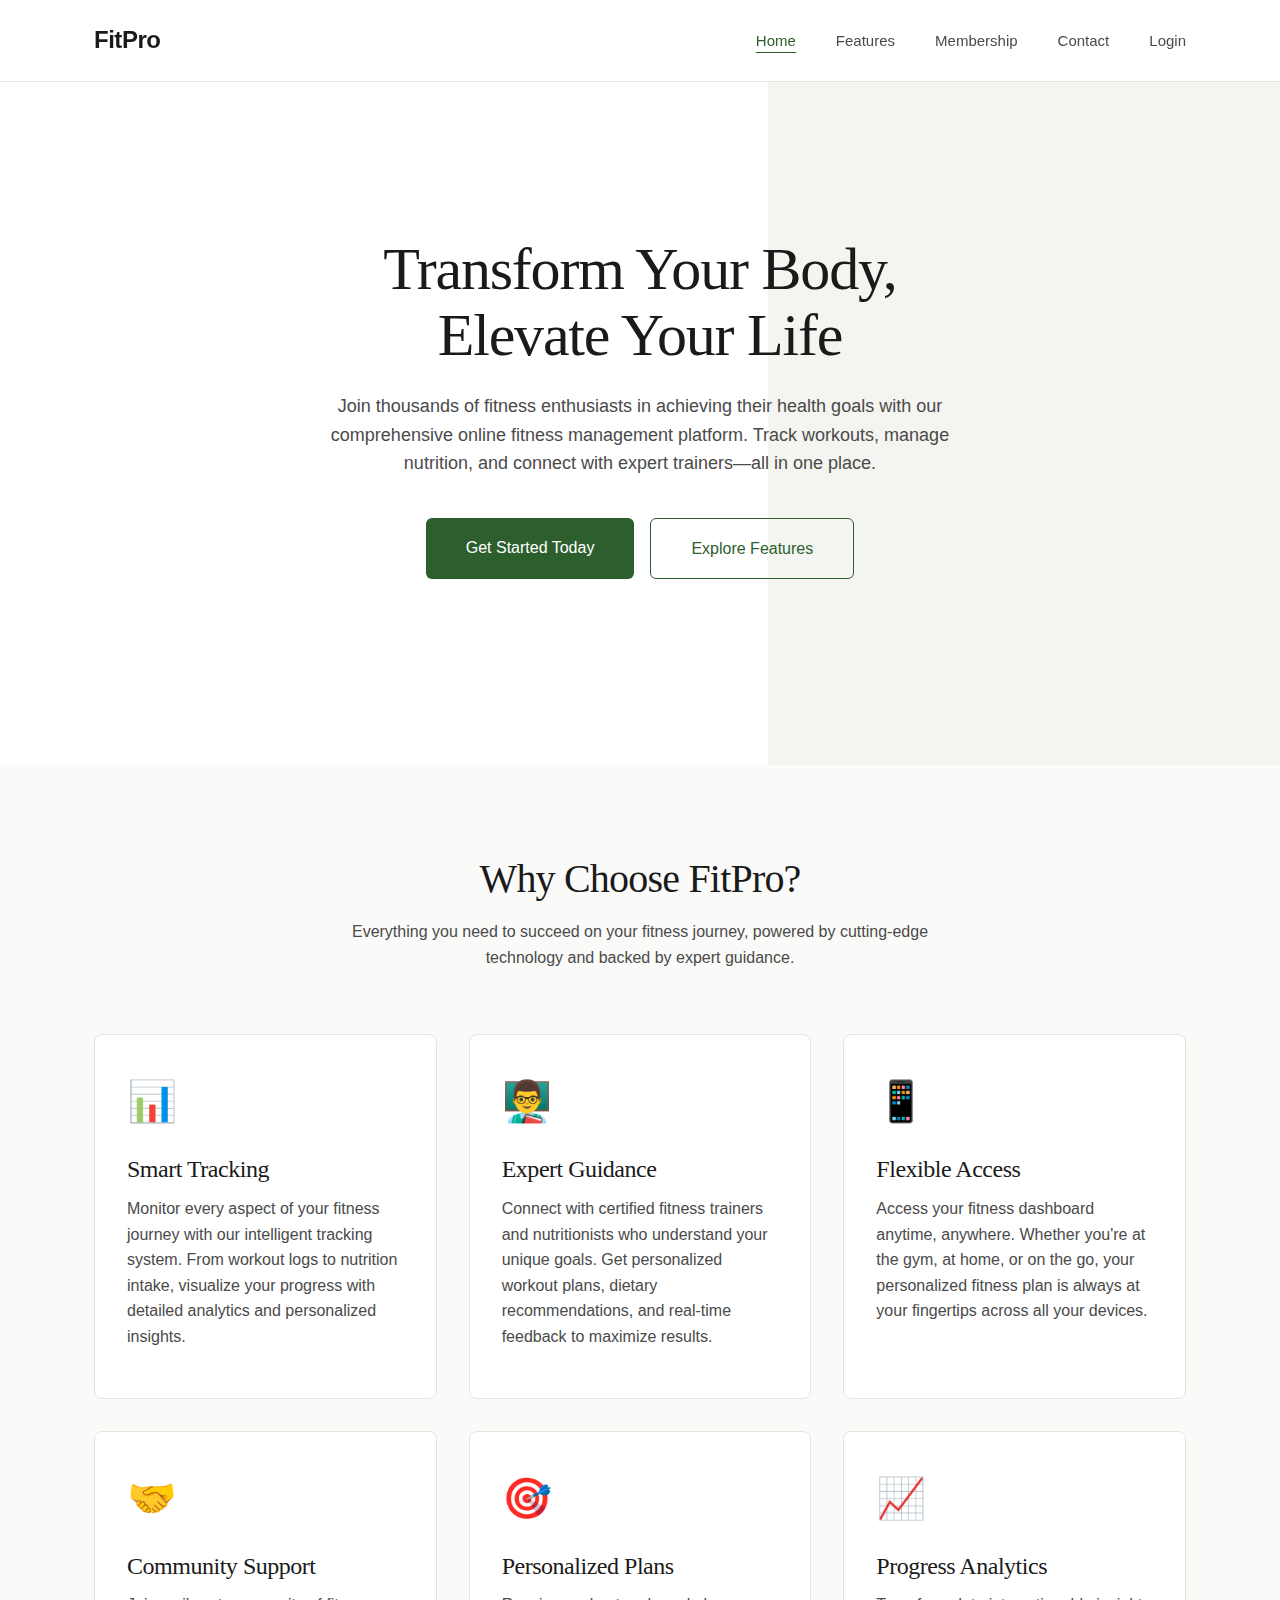
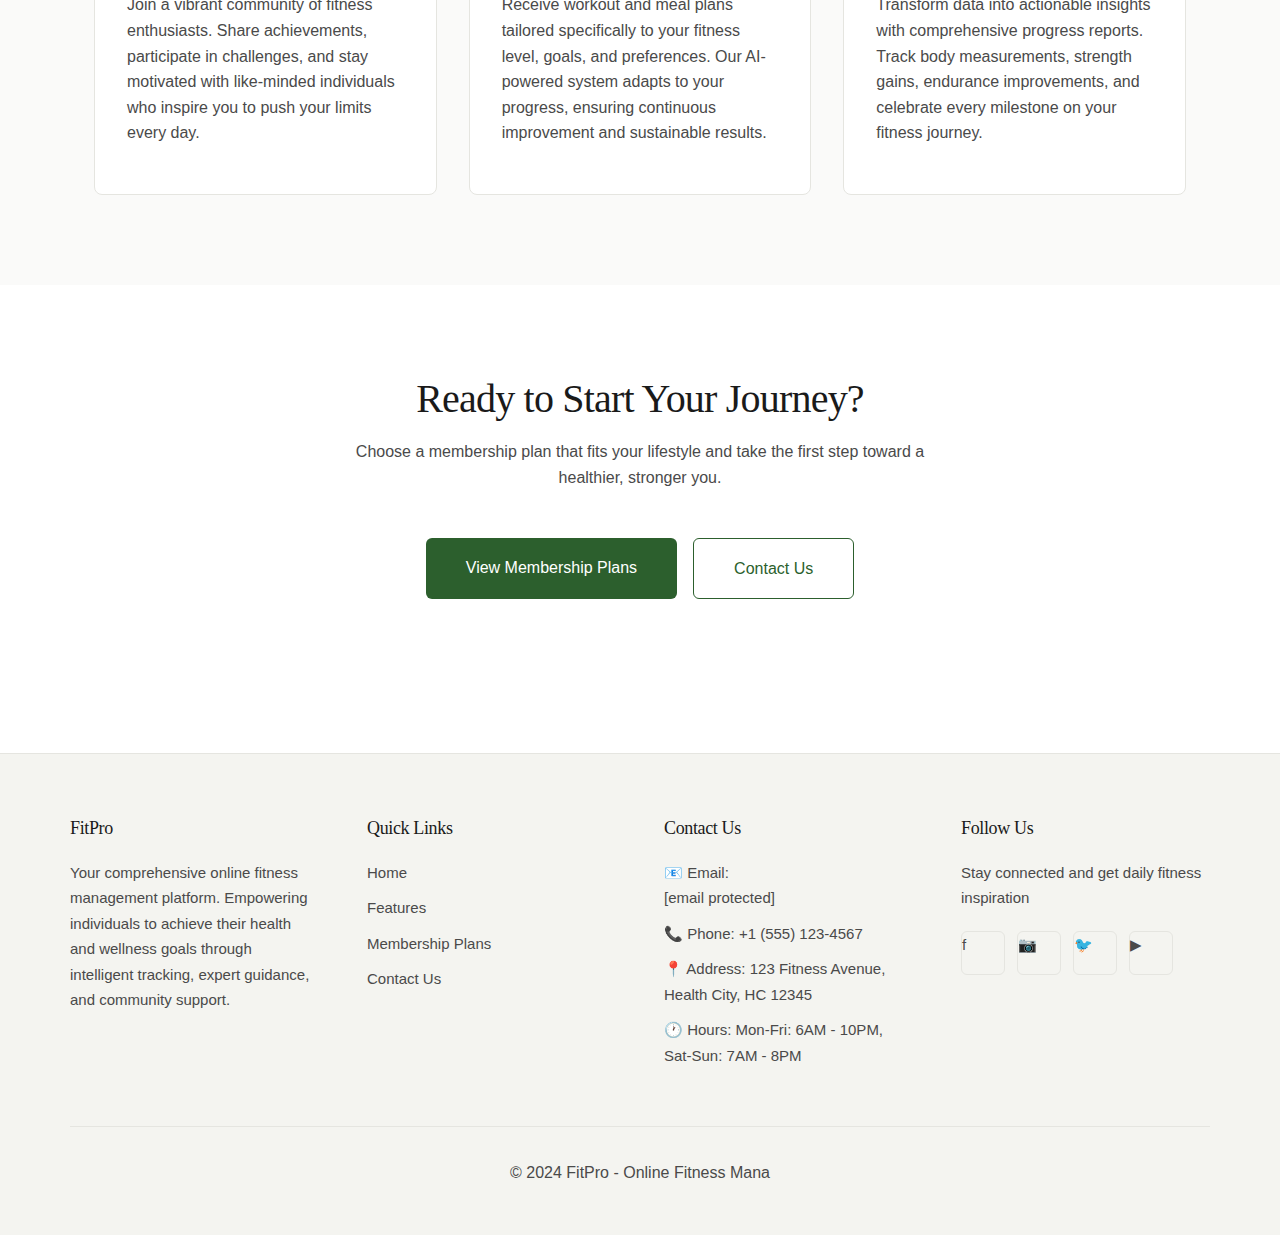
<file: index.html>
<!DOCTYPE html>
<html lang="en">
<head>
    <meta charset="UTF-8">
    <meta name="viewport" content="width=device-width, initial-scale=1.0">
    <meta name="description" content="Transform your fitness journey with our comprehensive online fitness management system">
    <title>FitPro - Online Fitness Management System</title>
    
    <!-- Stylesheet -->
    <link rel="stylesheet" href="style.css">
</head>
<body>
    <!-- ================================
         NAVIGATION BAR
         ================================ -->
    <nav>
        <div class="container">
            <a href="index.html" class="logo">FitPro</a>
            <ul class="nav-links">
                <li><a href="index.html" class="active">Home</a></li>
                <li><a href="features.html">Features</a></li>
                <li><a href="membership.html">Membership</a></li>
                <li><a href="contact.html">Contact</a></li>
                <li><a href="login.html">Login</a></li>
            </ul>
        </div>
    </nav>

    <!-- ================================
         HERO SECTION
         ================================ -->
    <section class="hero">
        <div class="hero-content">
            <h1>Transform Your Body,<br>Elevate Your Life</h1>
            <p class="hero-tagline">
                Join thousands of fitness enthusiasts in achieving their health goals with our 
                comprehensive online fitness management platform. Track workouts, manage nutrition, 
                and connect with expert trainers—all in one place.
            </p>
            <div class="hero-buttons">
                <a href="membership.html" class="btn btn-primary btn-large">Get Started Today</a>
                <a href="features.html" class="btn btn-secondary btn-large">Explore Features</a>
            </div>
        </div>
    </section>

    <!-- ================================
         OVERVIEW SECTION
         ================================ -->
    <section class="overview">
        <div class="container">
            <div class="section-header">
                <h2>Why Choose FitPro?</h2>
                <p class="section-subtitle">
                    Everything you need to succeed on your fitness journey, powered by cutting-edge technology 
                    and backed by expert guidance.
                </p>
            </div>
            
            <div class="overview-grid">
                <!-- Card 1: Smart Tracking -->
                <div class="overview-card">
                    <span class="overview-icon">📊</span>
                    <h3>Smart Tracking</h3>
                    <p>
                        Monitor every aspect of your fitness journey with our intelligent tracking system. 
                        From workout logs to nutrition intake, visualize your progress with detailed analytics 
                        and personalized insights.
                    </p>
                </div>

                <!-- Card 2: Expert Guidance -->
                <div class="overview-card">
                    <span class="overview-icon">👨‍🏫</span>
                    <h3>Expert Guidance</h3>
                    <p>
                        Connect with certified fitness trainers and nutritionists who understand your unique 
                        goals. Get personalized workout plans, dietary recommendations, and real-time feedback 
                        to maximize results.
                    </p>
                </div>

                <!-- Card 3: Flexible Access -->
                <div class="overview-card">
                    <span class="overview-icon">📱</span>
                    <h3>Flexible Access</h3>
                    <p>
                        Access your fitness dashboard anytime, anywhere. Whether you're at the gym, at home, 
                        or on the go, your personalized fitness plan is always at your fingertips across all 
                        your devices.
                    </p>
                </div>

                <!-- Card 4: Community Support -->
                <div class="overview-card">
                    <span class="overview-icon">🤝</span>
                    <h3>Community Support</h3>
                    <p>
                        Join a vibrant community of fitness enthusiasts. Share achievements, participate in 
                        challenges, and stay motivated with like-minded individuals who inspire you to push 
                        your limits every day.
                    </p>
                </div>

                <!-- Card 5: Personalized Plans -->
                <div class="overview-card">
                    <span class="overview-icon">🎯</span>
                    <h3>Personalized Plans</h3>
                    <p>
                        Receive workout and meal plans tailored specifically to your fitness level, goals, 
                        and preferences. Our AI-powered system adapts to your progress, ensuring continuous 
                        improvement and sustainable results.
                    </p>
                </div>

                <!-- Card 6: Progress Analytics -->
                <div class="overview-card">
                    <span class="overview-icon">📈</span>
                    <h3>Progress Analytics</h3>
                    <p>
                        Transform data into actionable insights with comprehensive progress reports. Track 
                        body measurements, strength gains, endurance improvements, and celebrate every 
                        milestone on your fitness journey.
                    </p>
                </div>
            </div>
        </div>
    </section>

    <!-- ================================
         CALL TO ACTION SECTION
         ================================ -->
    <section class="overview">
        <div class="container">
            <div class="section-header">
                <h2>Ready to Start Your Journey?</h2>
                <p class="section-subtitle">
                    Choose a membership plan that fits your lifestyle and take the first step toward 
                    a healthier, stronger you.
                </p>
                <div class="hero-buttons mt-4">
                    <a href="membership.html" class="btn btn-primary btn-large">View Membership Plans</a>
                    <a href="contact.html" class="btn btn-secondary btn-large">Contact Us</a>
                </div>
            </div>
        </div>
    </section>

    <!-- ================================
         FOOTER
         ================================ -->
    <footer>
        <div class="footer-content">
            <!-- About Section -->
            <div class="footer-section">
                <h3>FitPro</h3>
                <p>
                    Your comprehensive online fitness management platform. Empowering individuals 
                    to achieve their health and wellness goals through intelligent tracking, 
                    expert guidance, and community support.
                </p>
            </div>

            <!-- Quick Links -->
            <div class="footer-section">
                <h3>Quick Links</h3>
                <a href="index.html">Home</a>
                <a href="features.html">Features</a>
                <a href="membership.html">Membership Plans</a>
                <a href="contact.html">Contact Us</a>
            </div>

            <!-- Contact Information -->
            <div class="footer-section">
                <h3>Contact Us</h3>
                <p>📧 Email: <a href="/cdn-cgi/l/email-protection" class="__cf_email__" data-cfemail="bccfc9ccccd3cec8fcdad5c8ccced392dfd3d1">[email&#160;protected]</a></p>
                <p>📞 Phone: +1 (555) 123-4567</p>
                <p>📍 Address: 123 Fitness Avenue, Health City, HC 12345</p>
                <p>🕐 Hours: Mon-Fri: 6AM - 10PM, Sat-Sun: 7AM - 8PM</p>
            </div>

            <!-- Social Media -->
            <div class="footer-section">
                <h3>Follow Us</h3>
                <p>Stay connected and get daily fitness inspiration</p>
                <div class="social-links">
                    <a href="#" class="social-link" title="Facebook">f</a>
                    <a href="#" class="social-link" title="Instagram">📷</a>
                    <a href="#" class="social-link" title="Twitter">🐦</a>
                    <a href="#" class="social-link" title="YouTube">▶</a>
                </div>
            </div>
        </div>

        <div class="footer-bottom">
            <p>&copy; 2024 FitPro - Online Fitness Mana
</file>
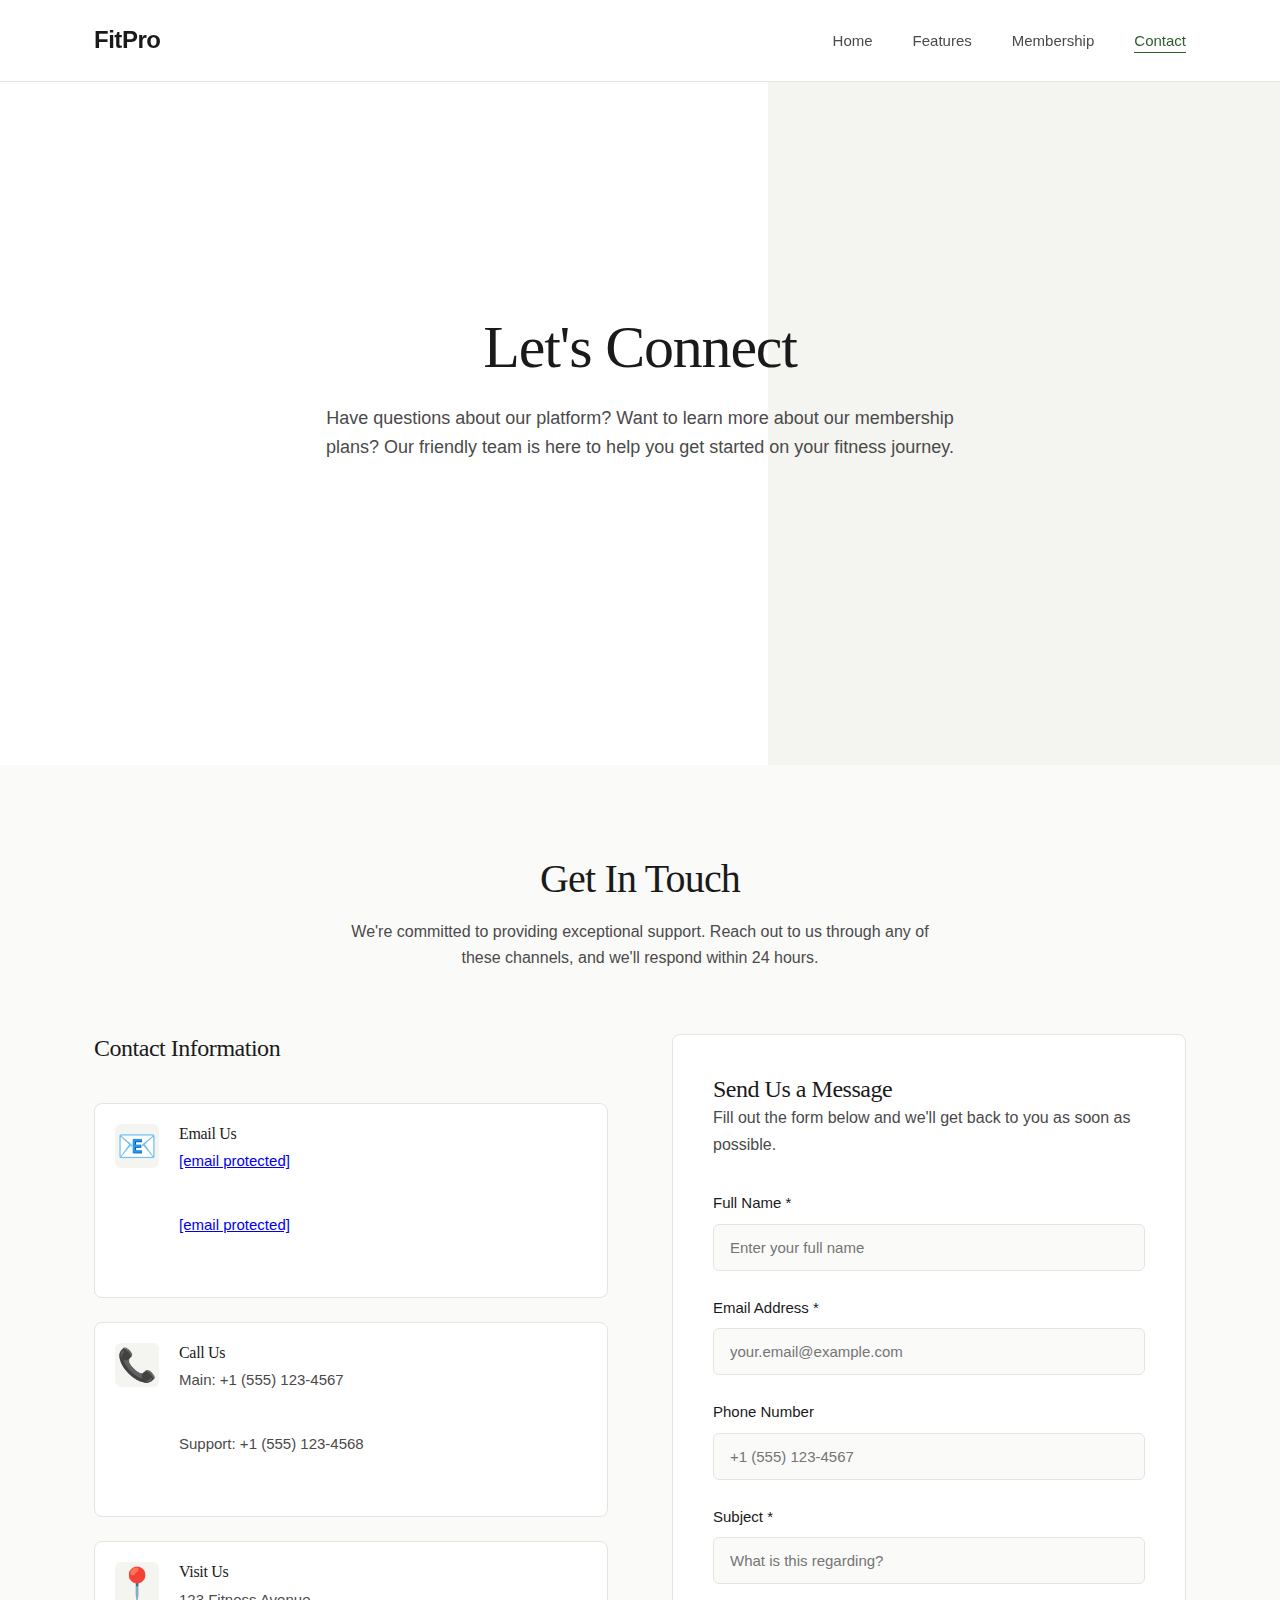
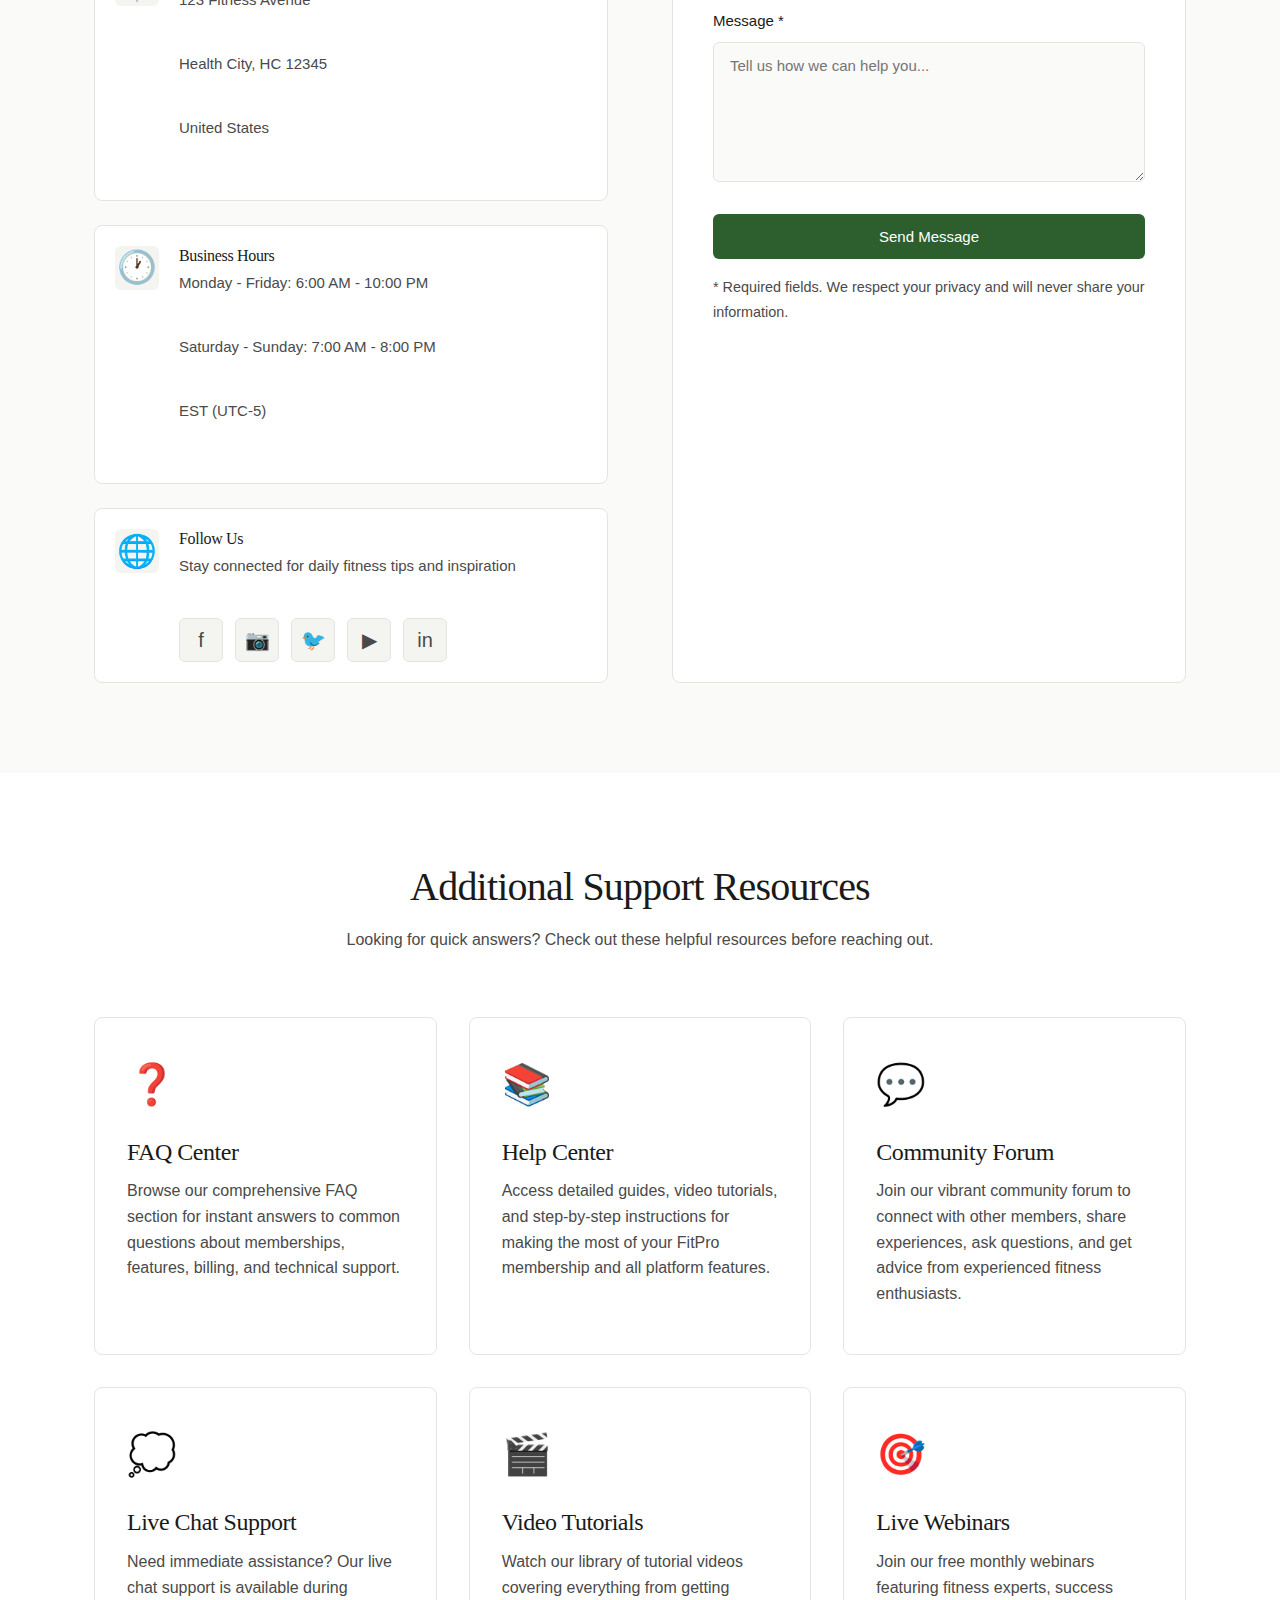
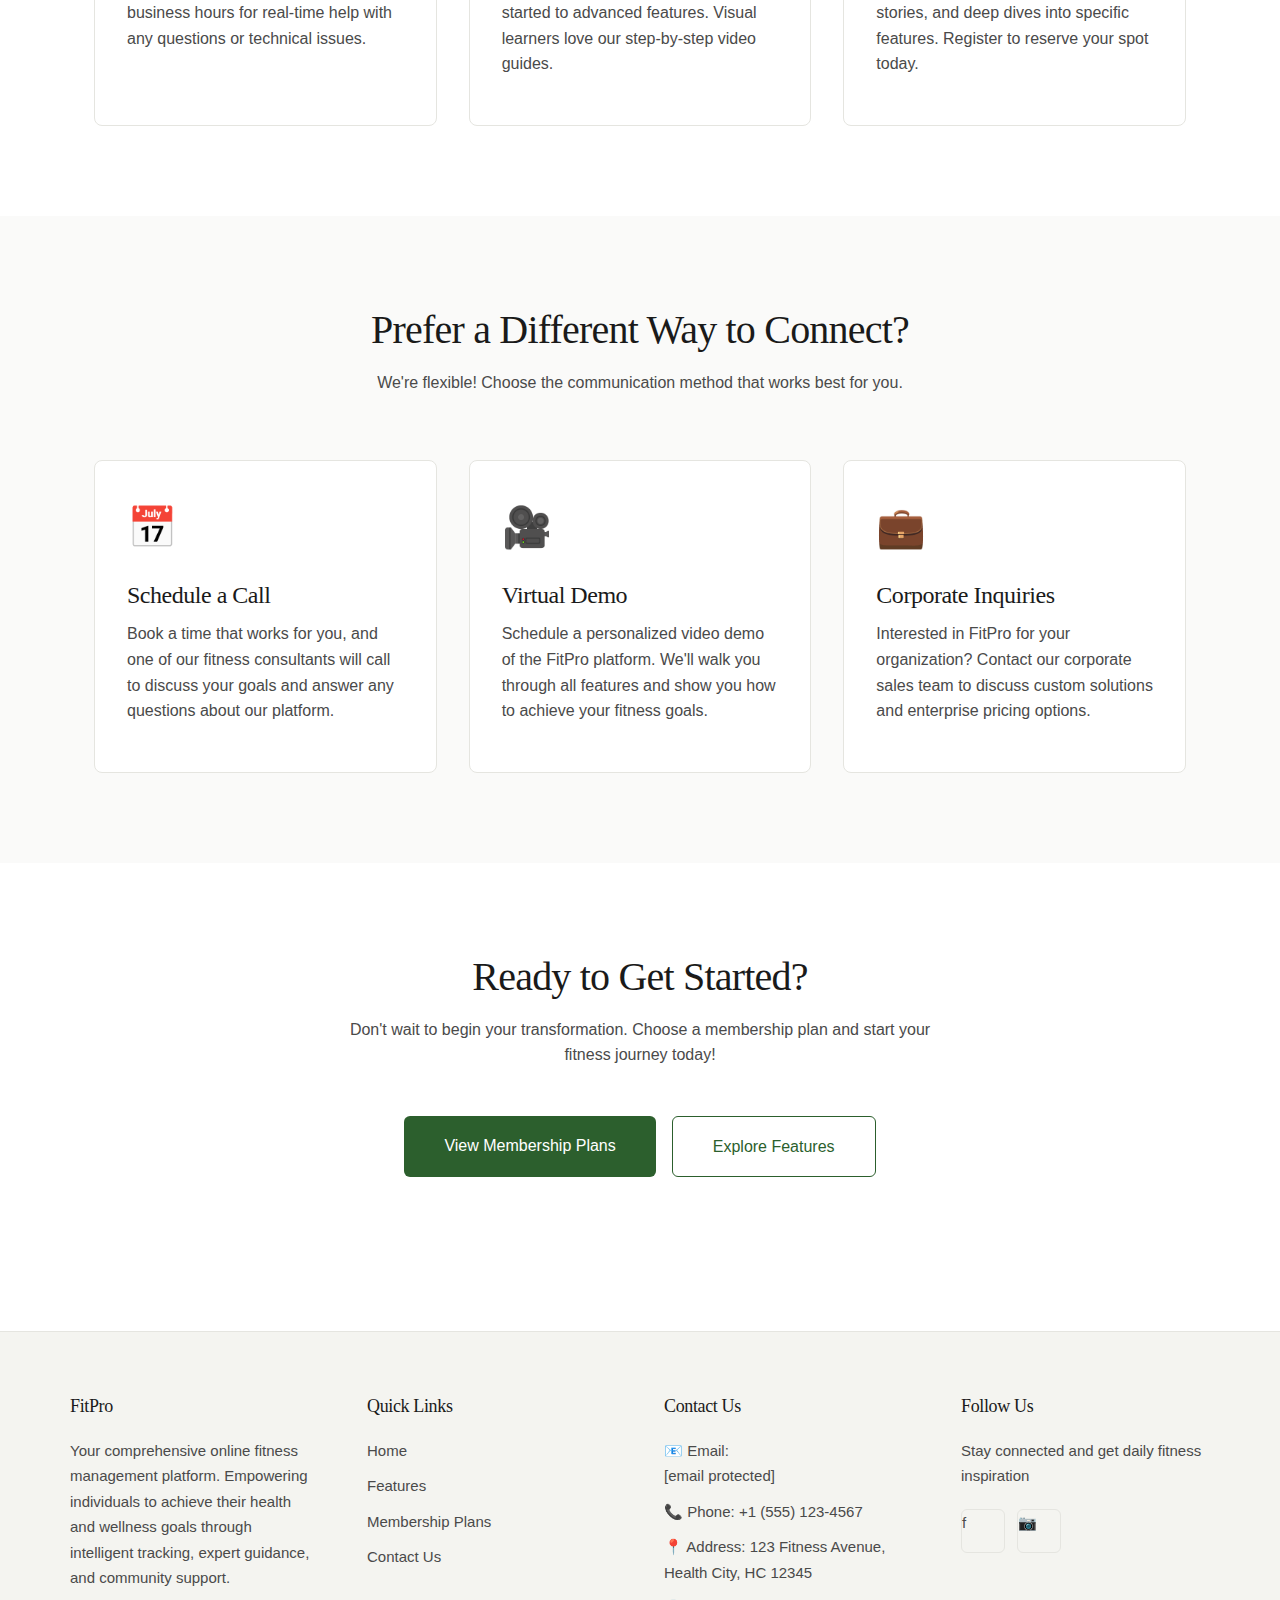
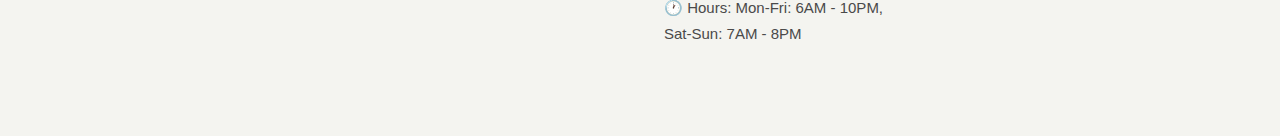
<file: contact.html>
<!DOCTYPE html>
<html lang="en">
<head>
    <meta charset="UTF-8">
    <meta name="viewport" content="width=device-width, initial-scale=1.0">
    <meta name="description" content="Get in touch with FitPro - We're here to help you on your fitness journey">
    <title>Contact Us - FitPro Fitness Management</title>
    
    <!-- Stylesheet -->
    <link rel="stylesheet" href="style.css">
</head>
<body>
    <!-- ================================
         NAVIGATION BAR
         ================================ -->
    <nav>
        <div class="container">
            <a href="index.html" class="logo">FitPro</a>
            <ul class="nav-links">
                <li><a href="index.html">Home</a></li>
                <li><a href="features.html">Features</a></li>
                <li><a href="membership.html">Membership</a></li>
                <li><a href="contact.html" class="active">Contact</a></li>
            </ul>
        </div>
    </nav>

    <!-- ================================
         HERO SECTION
         ================================ -->
    <section class="hero">
        <div class="hero-content">
            <h1>Let's Connect</h1>
            <p class="hero-tagline">
                Have questions about our platform? Want to learn more about our membership plans? 
                Our friendly team is here to help you get started on your fitness journey.
            </p>
        </div>
    </section>

    <!-- ================================
         CONTACT SECTION
         ================================ -->
    <section class="overview">
        <div class="container">
            <div class="section-header">
                <h2>Get In Touch</h2>
                <p class="section-subtitle">
                    We're committed to providing exceptional support. Reach out to us through any 
                    of these channels, and we'll respond within 24 hours.
                </p>
            </div>
            
            <div class="contact-wrapper">
                <!-- Contact Information -->
                <div class="contact-info">
                    <h3>Contact Information</h3>
                    
                    <!-- Email -->
                    <div class="info-item">
                        <div class="info-icon">📧</div>
                        <div class="info-content">
                            <h4>Email Us</h4>
                            <p><a href="/cdn-cgi/l/email-protection" class="__cf_email__" data-cfemail="374442474758454377515e434745581954585a">[email&#160;protected]</a></p>
                            <p><a href="/cdn-cgi/l/email-protection" class="__cf_email__" data-cfemail="7300121f160033151a0703011c5d101c1e">[email&#160;protected]</a></p>
                        </div>
                    </div>

                    <!-- Phone -->
                    <div class="info-item">
                        <div class="info-icon">📞</div>
                        <div class="info-content">
                            <h4>Call Us</h4>
                            <p>Main: +1 (555) 123-4567</p>
                            <p>Support: +1 (555) 123-4568</p>
                        </div>
                    </div>

                    <!-- Address -->
                    <div class="info-item">
                        <div class="info-icon">📍</div>
                        <div class="info-content">
                            <h4>Visit Us</h4>
                            <p>123 Fitness Avenue</p>
                            <p>Health City, HC 12345</p>
                            <p>United States</p>
                        </div>
                    </div>

                    <!-- Business Hours -->
                    <div class="info-item">
                        <div class="info-icon">🕐</div>
                        <div class="info-content">
                            <h4>Business Hours</h4>
                            <p>Monday - Friday: 6:00 AM - 10:00 PM</p>
                            <p>Saturday - Sunday: 7:00 AM - 8:00 PM</p>
                            <p>EST (UTC-5)</p>
                        </div>
                    </div>

                    <!-- Social Media -->
                    <div class="info-item">
                        <div class="info-icon">🌐</div>
                        <div class="info-content">
                            <h4>Follow Us</h4>
                            <p>Stay connected for daily fitness tips and inspiration</p>
                            <div class="social-links">
                                <a href="#" class="social-link" title="Facebook">f</a>
                                <a href="#" class="social-link" title="Instagram">📷</a>
                                <a href="#" class="social-link" title="Twitter">🐦</a>
                                <a href="#" class="social-link" title="YouTube">▶</a>
                                <a href="#" class="social-link" title="LinkedIn">in</a>
                            </div>
                        </div>
                    </div>
                </div>

                <!-- Contact Form -->
                <div class="contact-form">
                    <h3>Send Us a Message</h3>
                    <p style="color: var(--text-secondary); margin-bottom: 2rem;">
                        Fill out the form below and we'll get back to you as soon as possible.
                    </p>
                    
                    <form action="#" method="post">
                        <!-- Name Field -->
                        <div class="form-group">
                            <label for="name">Full Name *</label>
                            <input 
                                type="text" 
                                id="name" 
                                name="name" 
                                placeholder="Enter your full name" 
                                required
                            >
                        </div>

                        <!-- Email Field -->
                        <div class="form-group">
                            <label for="email">Email Address *</label>
                            <input 
                                type="email" 
                                id="email" 
                                name="email" 
                                placeholder="your.email@example.com" 
                                required
                            >
                        </div>

                        <!-- Phone Field -->
                        <div class="form-group">
                            <label for="phone">Phone Number</label>
                            <input 
                                type="tel" 
                                id="phone" 
                                name="phone" 
                                placeholder="+1 (555) 123-4567"
                            >
                        </div>

                        <!-- Subject Field -->
                        <div class="form-group">
                            <label for="subject">Subject *</label>
                            <input 
                                type="text" 
                                id="subject" 
                                name="subject" 
                                placeholder="What is this regarding?" 
                                required
                            >
                        </div>

                        <!-- Message Field -->
                        <div class="form-group">
                            <label for="message">Message *</label>
                            <textarea 
                                id="message" 
                                name="message" 
                                placeholder="Tell us how we can help you..." 
                                required
                            ></textarea>
                        </div>

                        <!-- Submit Button -->
                        <button type="submit" class="btn btn-primary" style="width: 100%;">
                            Send Message
                        </button>

                        <p style="color: var(--text-secondary); margin-top: 1rem; font-size: 0.9rem;">
                            * Required fields. We respect your privacy and will never share your information.
                        </p>
                    </form>
                </div>
            </div>
        </div>
    </section>

    <!-- ================================
         SUPPORT SECTION
         ================================ -->
    <section class="overview">
        <div class="container">
            <div class="section-header">
                <h2>Additional Support Resources</h2>
                <p class="section-subtitle">
                    Looking for quick answers? Check out these helpful resources before reaching out.
                </p>
            </div>
            
            <div class="overview-grid">
                <!-- Resource 1: FAQ -->
                <div class="overview-card">
                    <span class="overview-icon">❓</span>
                    <h3>FAQ Center</h3>
                    <p>
                        Browse our comprehensive FAQ section for instant answers to common questions 
                        about memberships, features, billing, and technical support.
                    </p>
                </div>

                <!-- Resource 2: Help Center -->
                <div class="overview-card">
                    <span class="overview-icon">📚</span>
                    <h3>Help Center</h3>
                    <p>
                        Access detailed guides, video tutorials, and step-by-step instructions for 
                        making the most of your FitPro membership and all platform features.
                    </p>
                </div>

                <!-- Resource 3: Community -->
                <div class="overview-card">
                    <span class="overview-icon">💬</span>
                    <h3>Community Forum</h3>
                    <p>
                        Join our vibrant community forum to connect with other members, share experiences, 
                        ask questions, and get advice from experienced fitness enthusiasts.
                    </p>
                </div>

                <!-- Resource 4: Live Chat -->
                <div class="overview-card">
                    <span class="overview-icon">💭</span>
                    <h3>Live Chat Support</h3>
                    <p>
                        Need immediate assistance? Our live chat support is available during business 
                        hours for real-time help with any questions or technical issues.
                    </p>
                </div>

                <!-- Resource 5: Video Tutorials -->
                <div class="overview-card">
                    <span class="overview-icon">🎬</span>
                    <h3>Video Tutorials</h3>
                    <p>
                        Watch our library of tutorial videos covering everything from getting started 
                        to advanced features. Visual learners love our step-by-step video guides.
                    </p>
                </div>

                <!-- Resource 6: Webinars -->
                <div class="overview-card">
                    <span class="overview-icon">🎯</span>
                    <h3>Live Webinars</h3>
                    <p>
                        Join our free monthly webinars featuring fitness experts, success stories, and 
                        deep dives into specific features. Register to reserve your spot today.
                    </p>
                </div>
            </div>
        </div>
    </section>

    <!-- ================================
         QUICK CONTACT SECTION
         ================================ -->
    <section class="overview">
        <div class="container">
            <div class="section-header">
                <h2>Prefer a Different Way to Connect?</h2>
                <p class="section-subtitle">
                    We're flexible! Choose the communication method that works best for you.
                </p>
            </div>
            
            <div class="overview-grid">
                <!-- Quick Contact 1 -->
                <div class="overview-card">
                    <span class="overview-icon">📅</span>
                    <h3>Schedule a Call</h3>
                    <p>
                        Book a time that works for you, and one of our fitness consultants will call 
                        to discuss your goals and answer any questions about our platform.
                    </p>
                </div>

                <!-- Quick Contact 2 -->
                <div class="overview-card">
                    <span class="overview-icon">🎥</span>
                    <h3>Virtual Demo</h3>
                    <p>
                        Schedule a personalized video demo of the FitPro platform. We'll walk you 
                        through all features and show you how to achieve your fitness goals.
                    </p>
                </div>

                <!-- Quick Contact 3 -->
                <div class="overview-card">
                    <span class="overview-icon">💼</span>
                    <h3>Corporate Inquiries</h3>
                    <p>
                        Interested in FitPro for your organization? Contact our corporate sales team 
                        to discuss custom solutions and enterprise pricing options.
                    </p>
                </div>
            </div>
        </div>
    </section>

    <!-- ================================
         CALL TO ACTION SECTION
         ================================ -->
    <section class="overview">
        <div class="container">
            <div class="section-header">
                <h2>Ready to Get Started?</h2>
                <p class="section-subtitle">
                    Don't wait to begin your transformation. Choose a membership plan and start 
                    your fitness journey today!
                </p>
                <div class="hero-buttons mt-4">
                    <a href="membership.html" class="btn btn-primary btn-large">View Membership Plans</a>
                    <a href="features.html" class="btn btn-secondary btn-large">Explore Features</a>
                </div>
            </div>
        </div>
    </section>

    <!-- ================================
         FOOTER
         ================================ -->
    <footer>
        <div class="footer-content">
            <!-- About Section -->
            <div class="footer-section">
                <h3>FitPro</h3>
                <p>
                    Your comprehensive online fitness management platform. Empowering individuals 
                    to achieve their health and wellness goals through intelligent tracking, 
                    expert guidance, and community support.
                </p>
            </div>

            <!-- Quick Links -->
            <div class="footer-section">
                <h3>Quick Links</h3>
                <a href="index.html">Home</a>
                <a href="features.html">Features</a>
                <a href="membership.html">Membership Plans</a>
                <a href="contact.html">Contact Us</a>
            </div>

            <!-- Contact Information -->
            <div class="footer-section">
                <h3>Contact Us</h3>
                <p>📧 Email: <a href="/cdn-cgi/l/email-protection" class="__cf_email__" data-cfemail="04777174746b767044626d7074766b2a676b69">[email&#160;protected]</a></p>
                <p>📞 Phone: +1 (555) 123-4567</p>
                <p>📍 Address: 123 Fitness Avenue, Health City, HC 12345</p>
                <p>🕐 Hours: Mon-Fri: 6AM - 10PM, Sat-Sun: 7AM - 8PM</p>
            </div>

            <!-- Social Media -->
            <div class="footer-section">
                <h3>Follow Us</h3>
                <p>Stay connected and get daily fitness inspiration</p>
                <div class="social-links">
                    <a href="#" class="social-link" title="Facebook">f</a>
                    <a href="#" class="social-link" title="Instagram">📷</a>
                    <a href="#" class="social-link" title="Twi
</file>
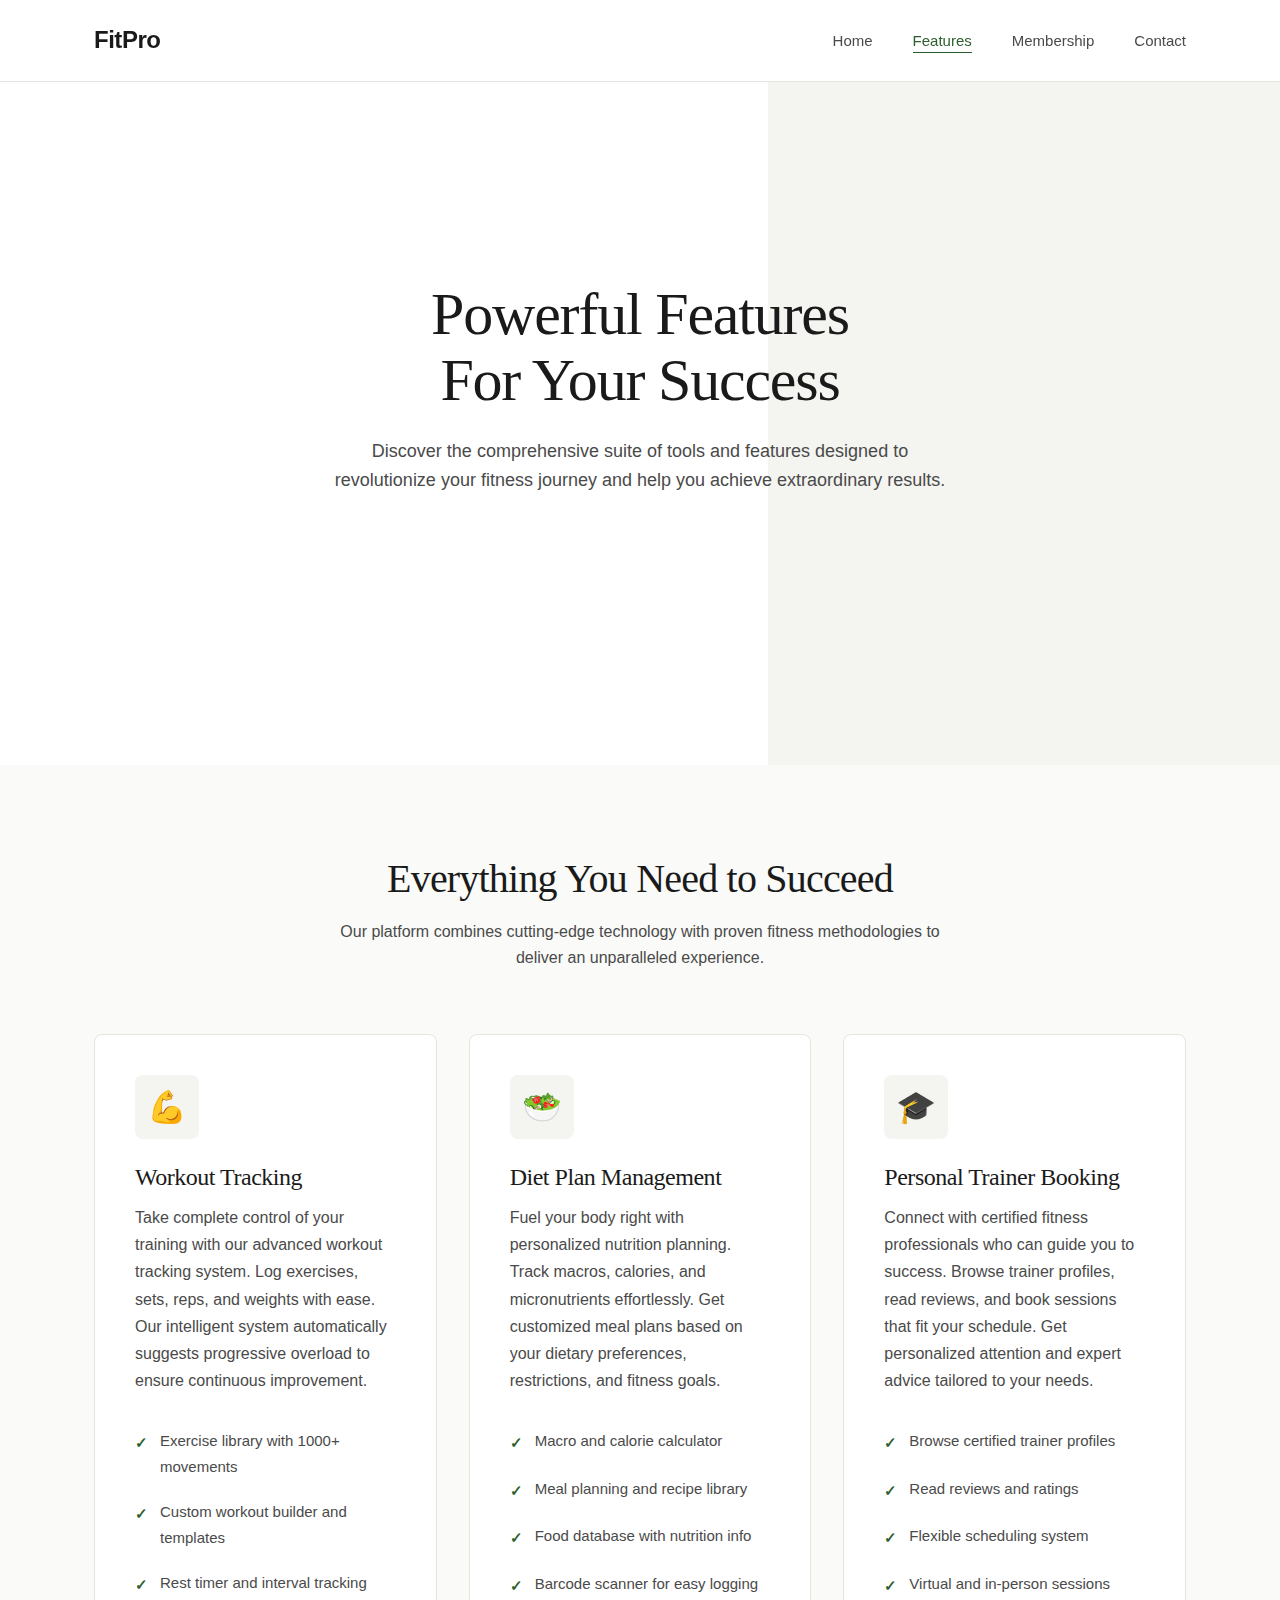
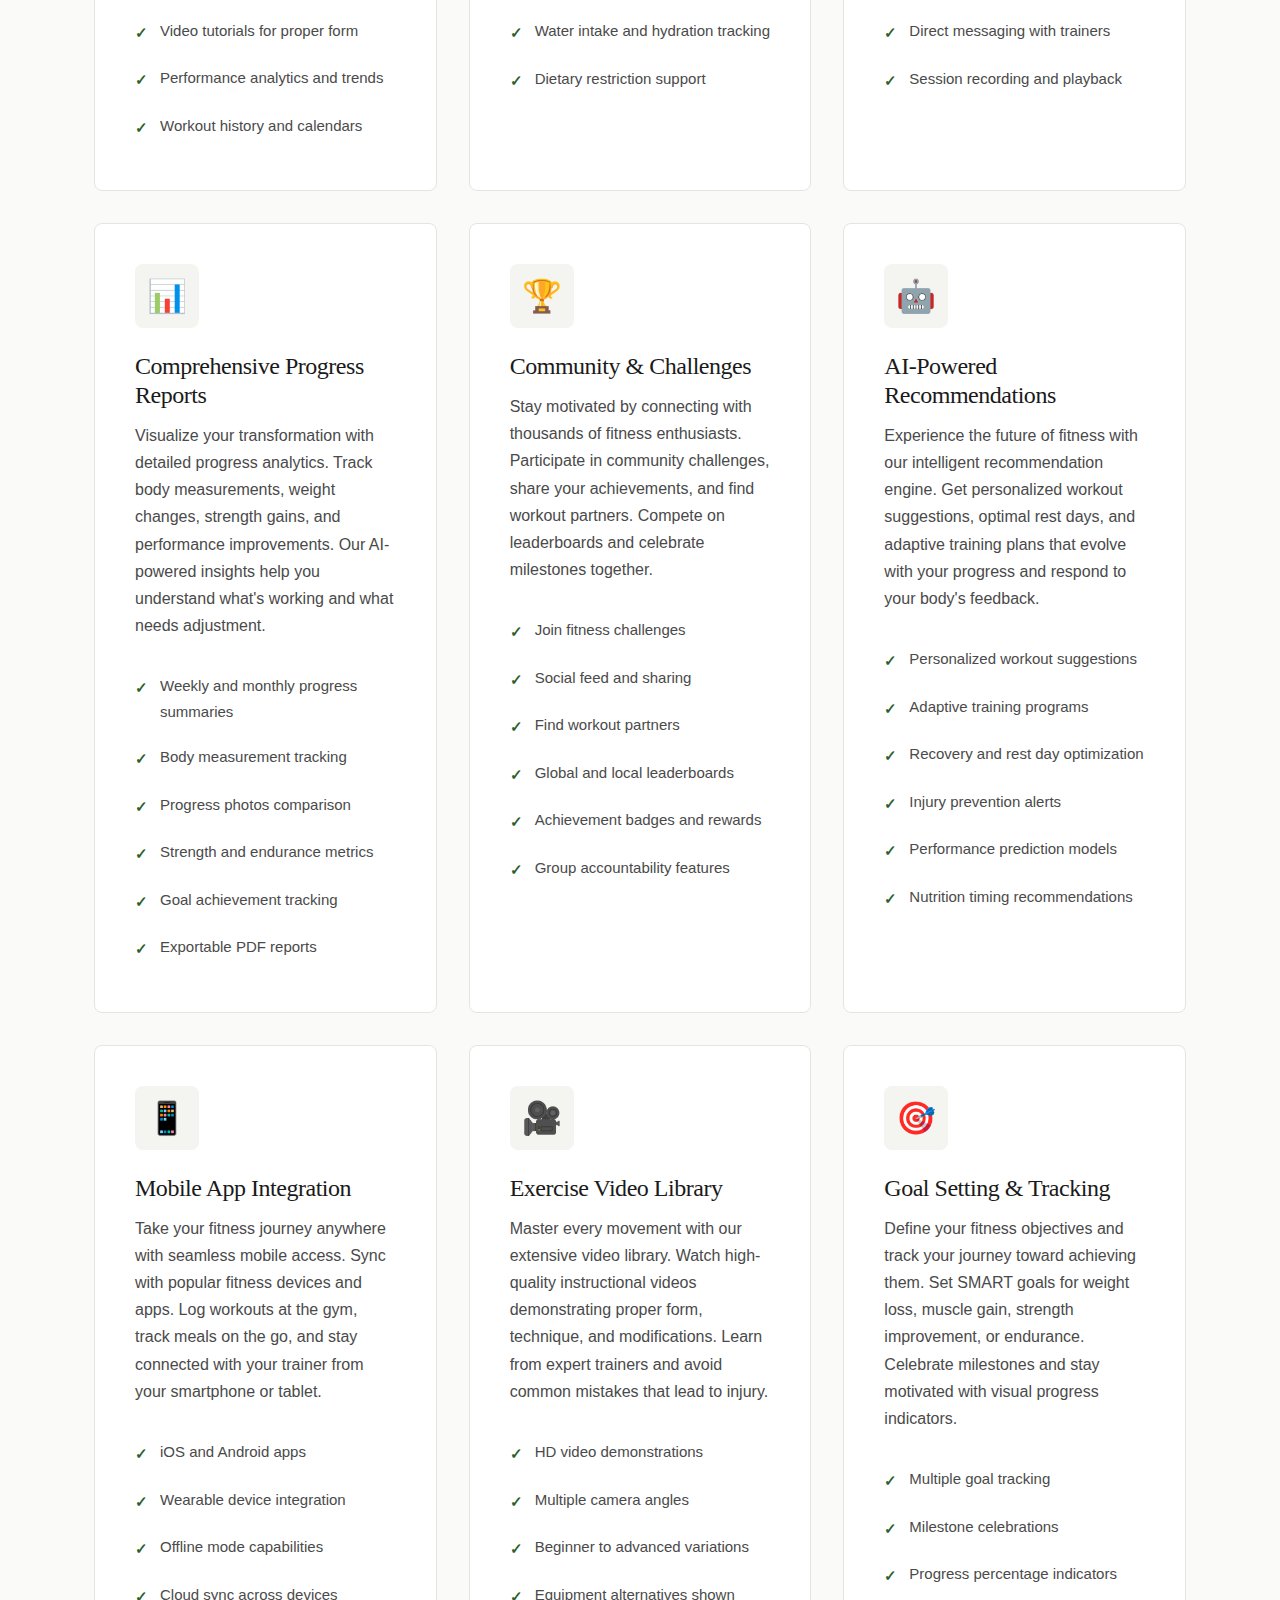
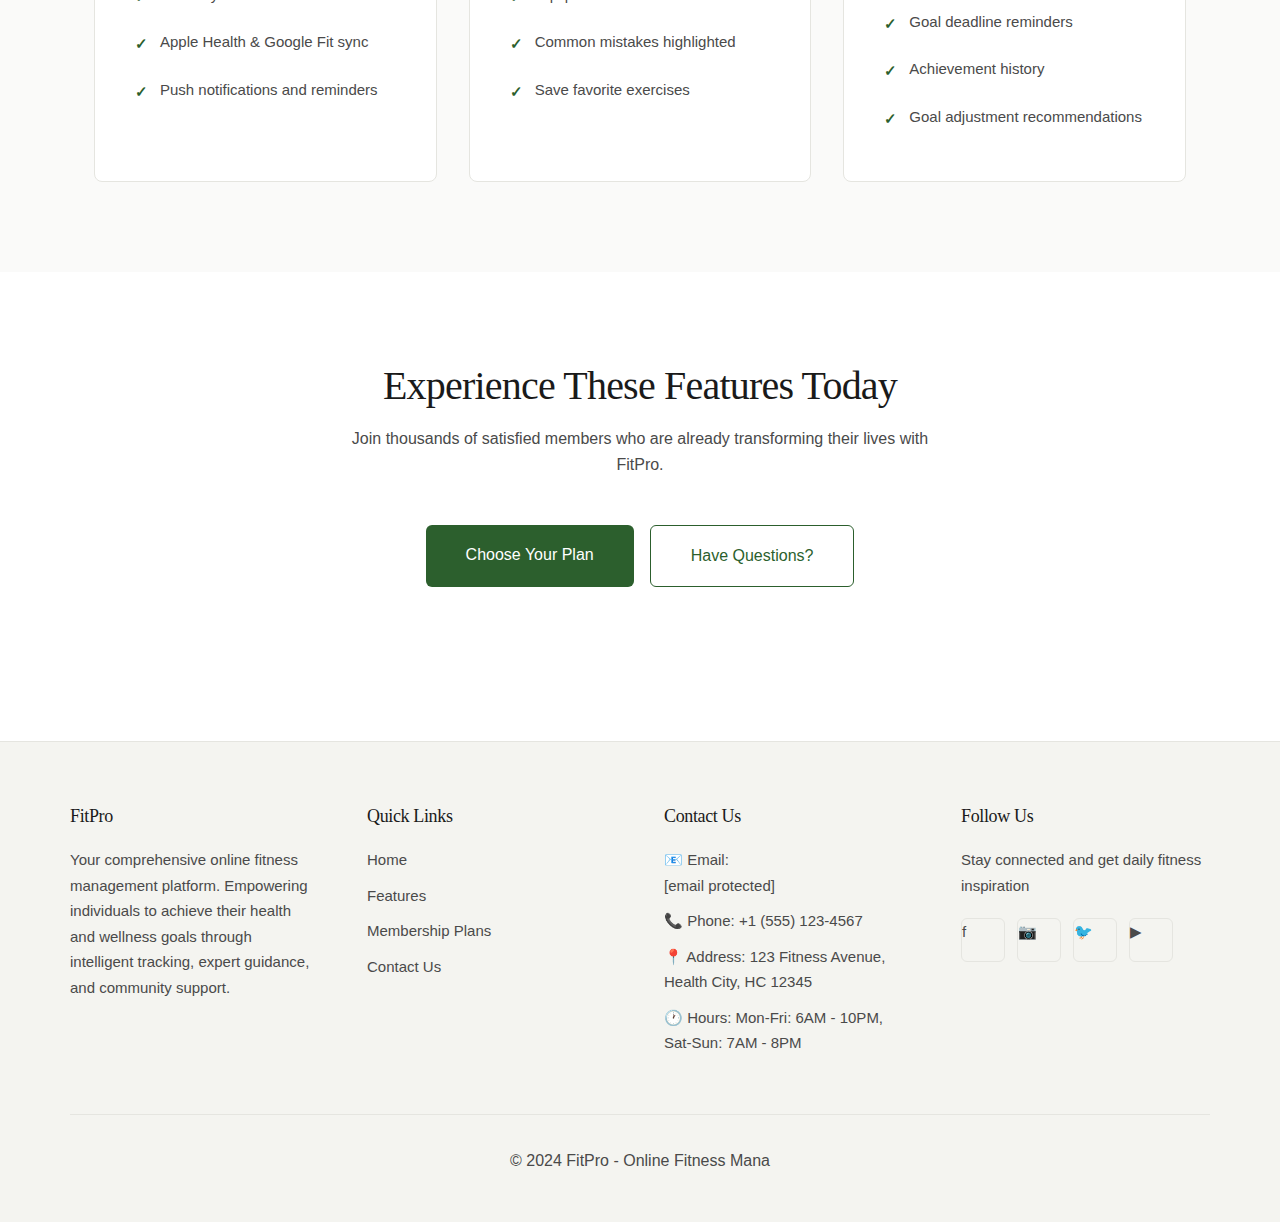
<file: features.html>
<!DOCTYPE html>
<html lang="en">
<head>
    <meta charset="UTF-8">
    <meta name="viewport" content="width=device-width, initial-scale=1.0">
    <meta name="description" content="Discover powerful features that make FitPro the ultimate fitness management platform">
    <title>Features - FitPro Fitness Management</title>
    
    <!-- Stylesheet -->
    <link rel="stylesheet" href="style.css">
</head>
<body>
    <!-- ================================
         NAVIGATION BAR
         ================================ -->
    <nav>
        <div class="container">
            <a href="index.html" class="logo">FitPro</a>
            <ul class="nav-links">
                <li><a href="index.html">Home</a></li>
                <li><a href="features.html" class="active">Features</a></li>
                <li><a href="membership.html">Membership</a></li>
                <li><a href="contact.html">Contact</a></li>
            </ul>
        </div>
    </nav>

    <!-- ================================
         HERO SECTION
         ================================ -->
    <section class="hero">
        <div class="hero-content">
            <h1>Powerful Features<br>For Your Success</h1>
            <p class="hero-tagline">
                Discover the comprehensive suite of tools and features designed to revolutionize 
                your fitness journey and help you achieve extraordinary results.
            </p>
        </div>
    </section>

    <!-- ================================
         FEATURES SECTION
         ================================ -->
    <section class="overview">
        <div class="container">
            <div class="section-header">
                <h2>Everything You Need to Succeed</h2>
                <p class="section-subtitle">
                    Our platform combines cutting-edge technology with proven fitness methodologies 
                    to deliver an unparalleled experience.
                </p>
            </div>
            
            <div class="features-grid">
                <!-- Feature 1: Workout Tracking -->
                <div class="feature-card">
                    <div class="feature-icon">💪</div>
                    <h3>Workout Tracking</h3>
                    <p>
                        Take complete control of your training with our advanced workout tracking system. 
                        Log exercises, sets, reps, and weights with ease. Our intelligent system automatically 
                        suggests progressive overload to ensure continuous improvement.
                    </p>
                    <ul class="feature-list">
                        <li>Exercise library with 1000+ movements</li>
                        <li>Custom workout builder and templates</li>
                        <li>Rest timer and interval tracking</li>
                        <li>Video tutorials for proper form</li>
                        <li>Performance analytics and trends</li>
                        <li>Workout history and calendars</li>
                    </ul>
                </div>

                <!-- Feature 2: Diet Plan Management -->
                <div class="feature-card">
                    <div class="feature-icon">🥗</div>
                    <h3>Diet Plan Management</h3>
                    <p>
                        Fuel your body right with personalized nutrition planning. Track macros, calories, 
                        and micronutrients effortlessly. Get customized meal plans based on your dietary 
                        preferences, restrictions, and fitness goals.
                    </p>
                    <ul class="feature-list">
                        <li>Macro and calorie calculator</li>
                        <li>Meal planning and recipe library</li>
                        <li>Food database with nutrition info</li>
                        <li>Barcode scanner for easy logging</li>
                        <li>Water intake and hydration tracking</li>
                        <li>Dietary restriction support</li>
                    </ul>
                </div>

                <!-- Feature 3: Trainer Booking -->
                <div class="feature-card">
                    <div class="feature-icon">🎓</div>
                    <h3>Personal Trainer Booking</h3>
                    <p>
                        Connect with certified fitness professionals who can guide you to success. Browse 
                        trainer profiles, read reviews, and book sessions that fit your schedule. Get 
                        personalized attention and expert advice tailored to your needs.
                    </p>
                    <ul class="feature-list">
                        <li>Browse certified trainer profiles</li>
                        <li>Read reviews and ratings</li>
                        <li>Flexible scheduling system</li>
                        <li>Virtual and in-person sessions</li>
                        <li>Direct messaging with trainers</li>
                        <li>Session recording and playback</li>
                    </ul>
                </div>

                <!-- Feature 4: Progress Reports -->
                <div class="feature-card">
                    <div class="feature-icon">📊</div>
                    <h3>Comprehensive Progress Reports</h3>
                    <p>
                        Visualize your transformation with detailed progress analytics. Track body 
                        measurements, weight changes, strength gains, and performance improvements. 
                        Our AI-powered insights help you understand what's working and what needs adjustment.
                    </p>
                    <ul class="feature-list">
                        <li>Weekly and monthly progress summaries</li>
                        <li>Body measurement tracking</li>
                        <li>Progress photos comparison</li>
                        <li>Strength and endurance metrics</li>
                        <li>Goal achievement tracking</li>
                        <li>Exportable PDF reports</li>
                    </ul>
                </div>

                <!-- Feature 5: Community & Challenges -->
                <div class="feature-card">
                    <div class="feature-icon">🏆</div>
                    <h3>Community & Challenges</h3>
                    <p>
                        Stay motivated by connecting with thousands of fitness enthusiasts. Participate 
                        in community challenges, share your achievements, and find workout partners. 
                        Compete on leaderboards and celebrate milestones together.
                    </p>
                    <ul class="feature-list">
                        <li>Join fitness challenges</li>
                        <li>Social feed and sharing</li>
                        <li>Find workout partners</li>
                        <li>Global and local leaderboards</li>
                        <li>Achievement badges and rewards</li>
                        <li>Group accountability features</li>
                    </ul>
                </div>

                <!-- Feature 6: Smart Recommendations -->
                <div class="feature-card">
                    <div class="feature-icon">🤖</div>
                    <h3>AI-Powered Recommendations</h3>
                    <p>
                        Experience the future of fitness with our intelligent recommendation engine. 
                        Get personalized workout suggestions, optimal rest days, and adaptive training 
                        plans that evolve with your progress and respond to your body's feedback.
                    </p>
                    <ul class="feature-list">
                        <li>Personalized workout suggestions</li>
                        <li>Adaptive training programs</li>
                        <li>Recovery and rest day optimization</li>
                        <li>Injury prevention alerts</li>
                        <li>Performance prediction models</li>
                        <li>Nutrition timing recommendations</li>
                    </ul>
                </div>

                <!-- Feature 7: Mobile App Integration -->
                <div class="feature-card">
                    <div class="feature-icon">📱</div>
                    <h3>Mobile App Integration</h3>
                    <p>
                        Take your fitness journey anywhere with seamless mobile access. Sync with popular 
                        fitness devices and apps. Log workouts at the gym, track meals on the go, and 
                        stay connected with your trainer from your smartphone or tablet.
                    </p>
                    <ul class="feature-list">
                        <li>iOS and Android apps</li>
                        <li>Wearable device integration</li>
                        <li>Offline mode capabilities</li>
                        <li>Cloud sync across devices</li>
                        <li>Apple Health & Google Fit sync</li>
                        <li>Push notifications and reminders</li>
                    </ul>
                </div>

                <!-- Feature 8: Video Library -->
                <div class="feature-card">
                    <div class="feature-icon">🎥</div>
                    <h3>Exercise Video Library</h3>
                    <p>
                        Master every movement with our extensive video library. Watch high-quality 
                        instructional videos demonstrating proper form, technique, and modifications. 
                        Learn from expert trainers and avoid common mistakes that lead to injury.
                    </p>
                    <ul class="feature-list">
                        <li>HD video demonstrations</li>
                        <li>Multiple camera angles</li>
                        <li>Beginner to advanced variations</li>
                        <li>Equipment alternatives shown</li>
                        <li>Common mistakes highlighted</li>
                        <li>Save favorite exercises</li>
                    </ul>
                </div>

                <!-- Feature 9: Goal Setting & Tracking -->
                <div class="feature-card">
                    <div class="feature-icon">🎯</div>
                    <h3>Goal Setting & Tracking</h3>
                    <p>
                        Define your fitness objectives and track your journey toward achieving them. 
                        Set SMART goals for weight loss, muscle gain, strength improvement, or endurance. 
                        Celebrate milestones and stay motivated with visual progress indicators.
                    </p>
                    <ul class="feature-list">
                        <li>Multiple goal tracking</li>
                        <li>Milestone celebrations</li>
                        <li>Progress percentage indicators</li>
                        <li>Goal deadline reminders</li>
                        <li>Achievement history</li>
                        <li>Goal adjustment recommendations</li>
                    </ul>
                </div>
            </div>
        </div>
    </section>

    <!-- ================================
         CALL TO ACTION SECTION
         ================================ -->
    <section class="overview">
        <div class="container">
            <div class="section-header">
                <h2>Experience These Features Today</h2>
                <p class="section-subtitle">
                    Join thousands of satisfied members who are already transforming their lives with FitPro.
                </p>
                <div class="hero-buttons mt-4">
                    <a href="membership.html" class="btn btn-primary btn-large">Choose Your Plan</a>
                    <a href="contact.html" class="btn btn-secondary btn-large">Have Questions?</a>
                </div>
            </div>
        </div>
    </section>

    <!-- ================================
         FOOTER
         ================================ -->
    <footer>
        <div class="footer-content">
            <!-- About Section -->
            <div class="footer-section">
                <h3>FitPro</h3>
                <p>
                    Your comprehensive online fitness management platform. Empowering individuals 
                    to achieve their health and wellness goals through intelligent tracking, 
                    expert guidance, and community support.
                </p>
            </div>

            <!-- Quick Links -->
            <div class="footer-section">
                <h3>Quick Links</h3>
                <a href="index.html">Home</a>
                <a href="features.html">Features</a>
                <a href="membership.html">Membership Plans</a>
                <a href="contact.html">Contact Us</a>
            </div>

            <!-- Contact Information -->
            <div class="footer-section">
                <h3>Contact Us</h3>
                <p>📧 Email: <a href="/cdn-cgi/l/email-protection" class="__cf_email__" data-cfemail="63101613130c111723050a1713110c4d000c0e">[email&#160;protected]</a></p>
                <p>📞 Phone: +1 (555) 123-4567</p>
                <p>📍 Address: 123 Fitness Avenue, Health City, HC 12345</p>
                <p>🕐 Hours: Mon-Fri: 6AM - 10PM, Sat-Sun: 7AM - 8PM</p>
            </div>

            <!-- Social Media -->
            <div class="footer-section">
                <h3>Follow Us</h3>
                <p>Stay connected and get daily fitness inspiration</p>
                <div class="social-links">
                    <a href="#" class="social-link" title="Facebook">f</a>
                    <a href="#" class="social-link" title="Instagram">📷</a>
                    <a href="#" class="social-link" title="Twitter">🐦</a>
                    <a href="#" class="social-link" title="YouTube">▶</a>
                </div>
            </div>
        </div>

        <div class="footer-bottom">
            <p>&copy; 2024 FitPro - Online Fitness Mana
</file>
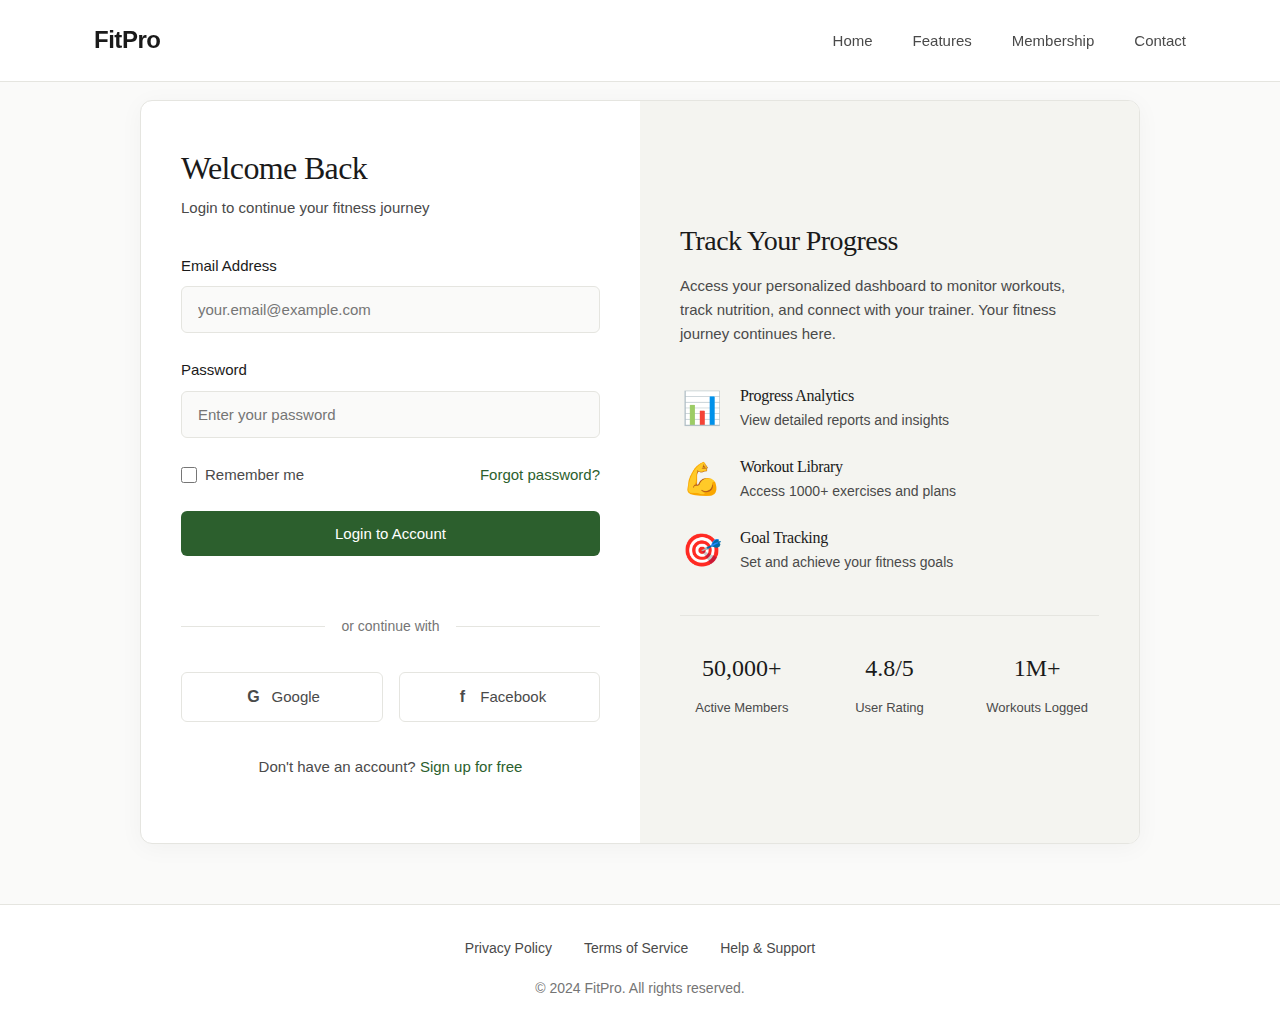
<file: login.html>
<!DOCTYPE html>
<html lang="en">
<head>
    <meta charset="UTF-8">
    <meta name="viewport" content="width=device-width, initial-scale=1.0">
    <meta name="description" content="Login to your FitPro account and continue your fitness journey">
    <title>Login - FitPro Fitness Management</title>
    
    <!-- Stylesheet -->
    <link rel="stylesheet" href="style.css">
</head>
<body>
    <!-- ================================
         NAVIGATION BAR
         ================================ -->
    <nav>
        <div class="container">
            <a href="index.html" class="logo">FitPro</a>
            <ul class="nav-links">
                <li><a href="index.html">Home</a></li>
                <li><a href="features.html">Features</a></li>
                <li><a href="membership.html">Membership</a></li>
                <li><a href="contact.html">Contact</a></li>
            </ul>
        </div>
    </nav>

    <!-- ================================
         LOGIN SECTION
         ================================ -->
    <section class="login-section">
        <div class="login-container">
            <!-- Left Side - Login Form -->
            <div class="login-form-wrapper">
                <div class="login-header">
                    <h1>Welcome Back</h1>
                    <p>Login to continue your fitness journey</p>
                </div>

                <form class="login-form" action="#" method="post">
                    <!-- Email Field -->
                    <div class="form-group">
                        <label for="email">Email Address</label>
                        <input 
                            type="email" 
                            id="email" 
                            name="email" 
                            placeholder="your.email@example.com" 
                            required
                        >
                    </div>

                    <!-- Password Field -->
                    <div class="form-group">
                        <label for="password">Password</label>
                        <input 
                            type="password" 
                            id="password" 
                            name="password" 
                            placeholder="Enter your password" 
                            required
                        >
                    </div>

                    <!-- Remember Me & Forgot Password -->
                    <div class="form-options">
                        <label class="checkbox-label">
                            <input type="checkbox" name="remember">
                            <span>Remember me</span>
                        </label>
                        <a href="#" class="forgot-link">Forgot password?</a>
                    </div>

                    <!-- Login Button -->
                    <button type="submit" class="btn btn-primary btn-full">
                        Login to Account
                    </button>

                    <!-- Divider -->
                    <div class="divider">
                        <span>or continue with</span>
                    </div>

                    <!-- Social Login Options -->
                    <div class="social-login">
                        <button type="button" class="social-btn">
                            <span class="social-icon">G</span>
                            Google
                        </button>
                        <button type="button" class="social-btn">
                            <span class="social-icon">f</span>
                            Facebook
                        </button>
                    </div>

                    <!-- Sign Up Link -->
                    <p class="signup-text">
                        Don't have an account? <a href="#" class="signup-link">Sign up for free</a>
                    </p>
                </form>
            </div>

            <!-- Right Side - Info Panel -->
            <div class="login-info">
                <div class="info-content">
                    <h2>Track Your Progress</h2>
                    <p>
                        Access your personalized dashboard to monitor workouts, track nutrition, 
                        and connect with your trainer. Your fitness journey continues here.
                    </p>

                    <div class="info-features">
                        <div class="info-feature-item">
                            <span class="info-icon">📊</span>
                            <div>
                                <h4>Progress Analytics</h4>
                                <p>View detailed reports and insights</p>
                            </div>
                        </div>

                        <div class="info-feature-item">
                            <span class="info-icon">💪</span>
                            <div>
                                <h4>Workout Library</h4>
                                <p>Access 1000+ exercises and plans</p>
                            </div>
                        </div>

                        <div class="info-feature-item">
                            <span class="info-icon">🎯</span>
                            <div>
                                <h4>Goal Tracking</h4>
                                <p>Set and achieve your fitness goals</p>
                            </div>
                        </div>
                    </div>

                    <div class="trust-indicators">
                        <div class="trust-item">
                            <strong>50,000+</strong>
                            <span>Active Members</span>
                        </div>
                        <div class="trust-item">
                            <strong>4.8/5</strong>
                            <span>User Rating</span>
                        </div>
                        <div class="trust-item">
                            <strong>1M+</strong>
                            <span>Workouts Logged</span>
                        </div>
                    </div>
                </div>
            </div>
        </div>
    </section>

    <!-- ================================
         FOOTER - Minimal for Login Page
         ================================ -->
    <footer class="login-footer">
        <div class="container">
            <div class="footer-links-minimal">
                <a href="#">Privacy Policy</a>
                <a href="#">Terms of Service</a>
                <a href="contact.html">Help & Support</a>
            </div>
            <p>&copy; 2024 FitPro. All rights reserved.</p>
        </div>
    </footer>
</body>
</html>
</file>
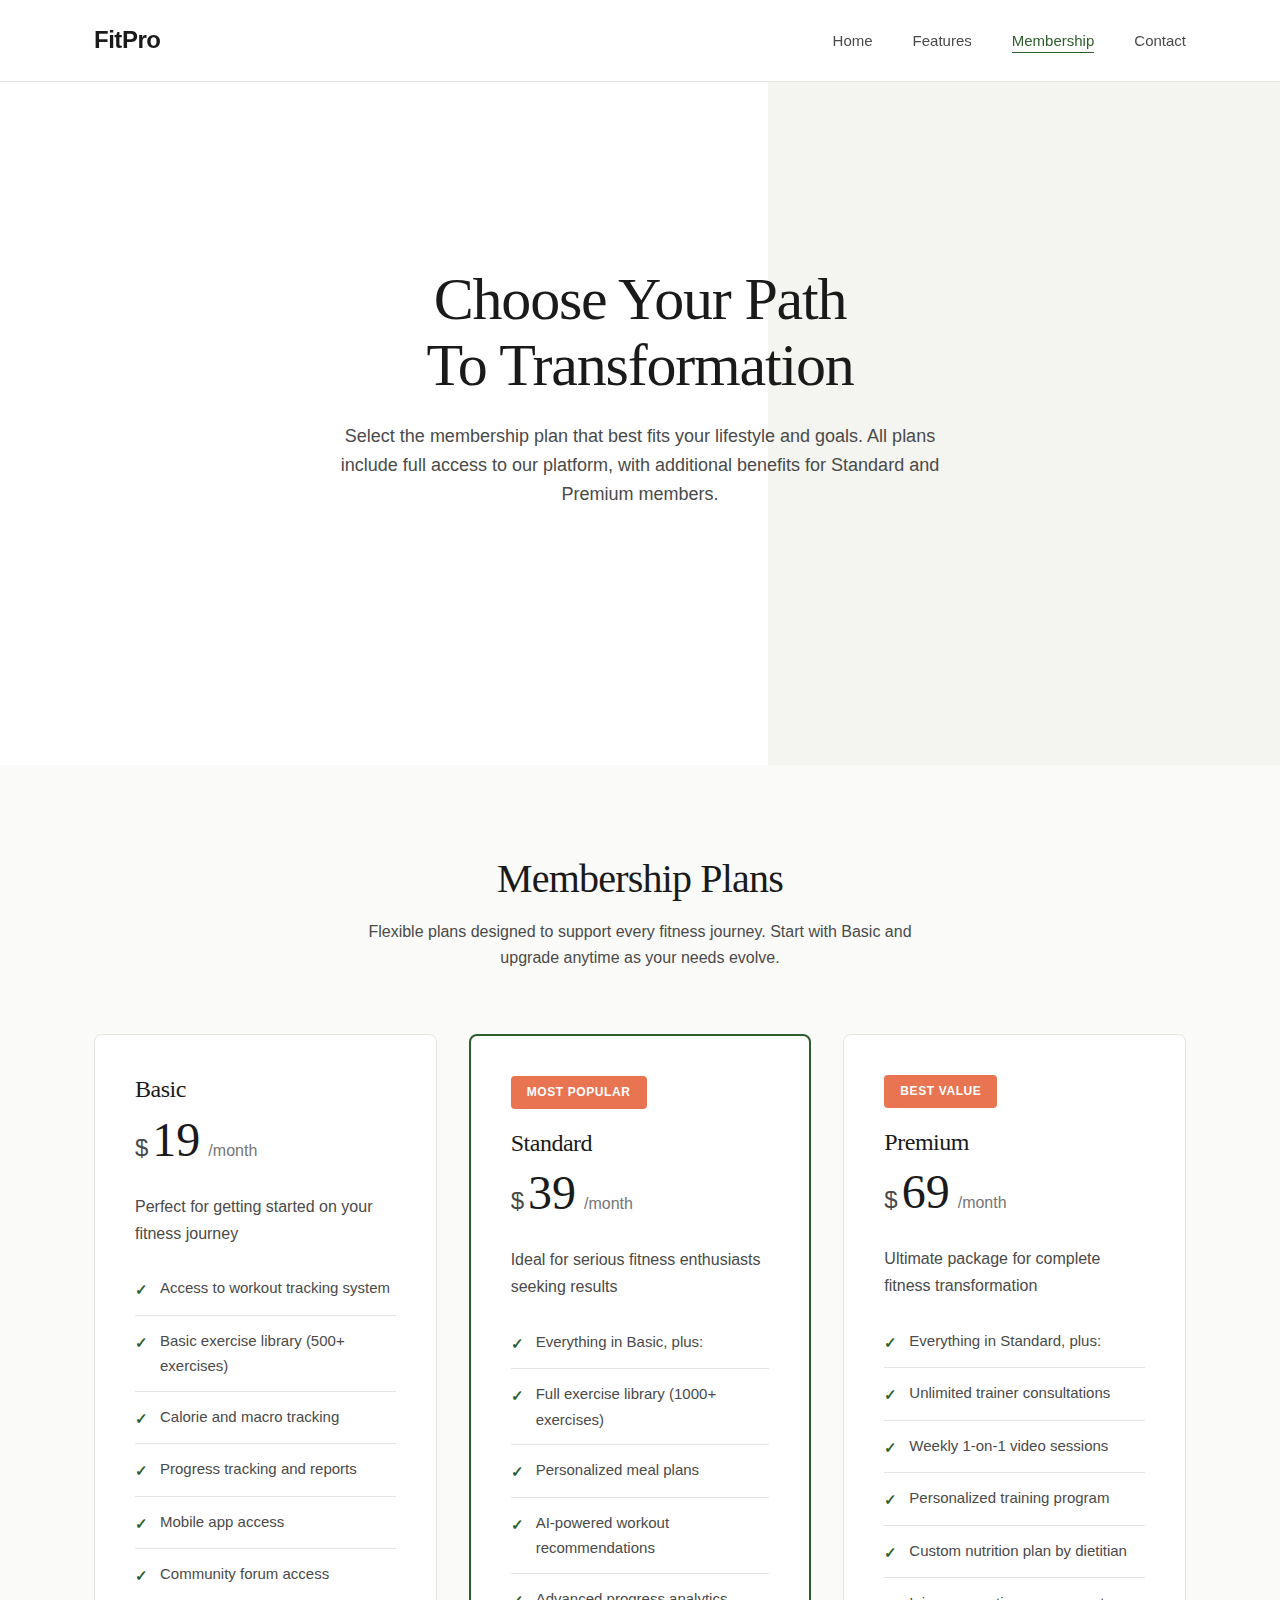
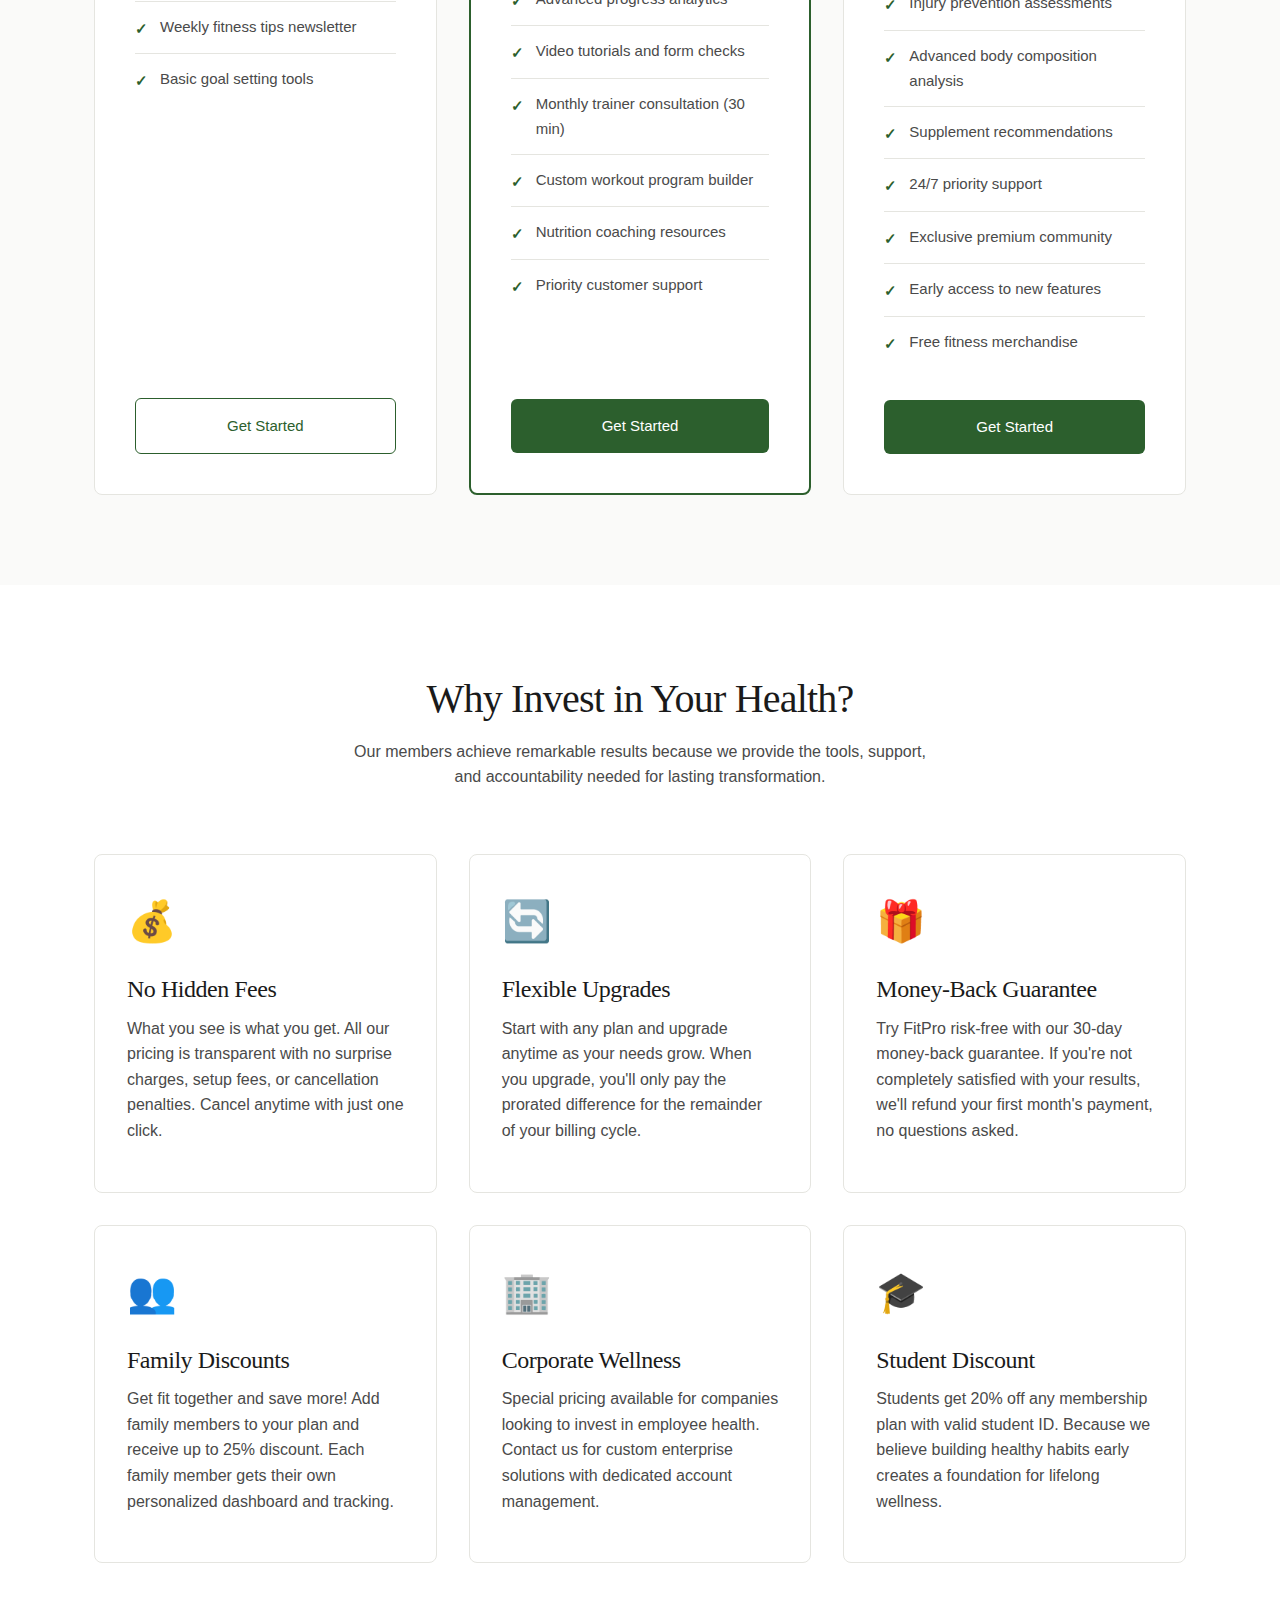
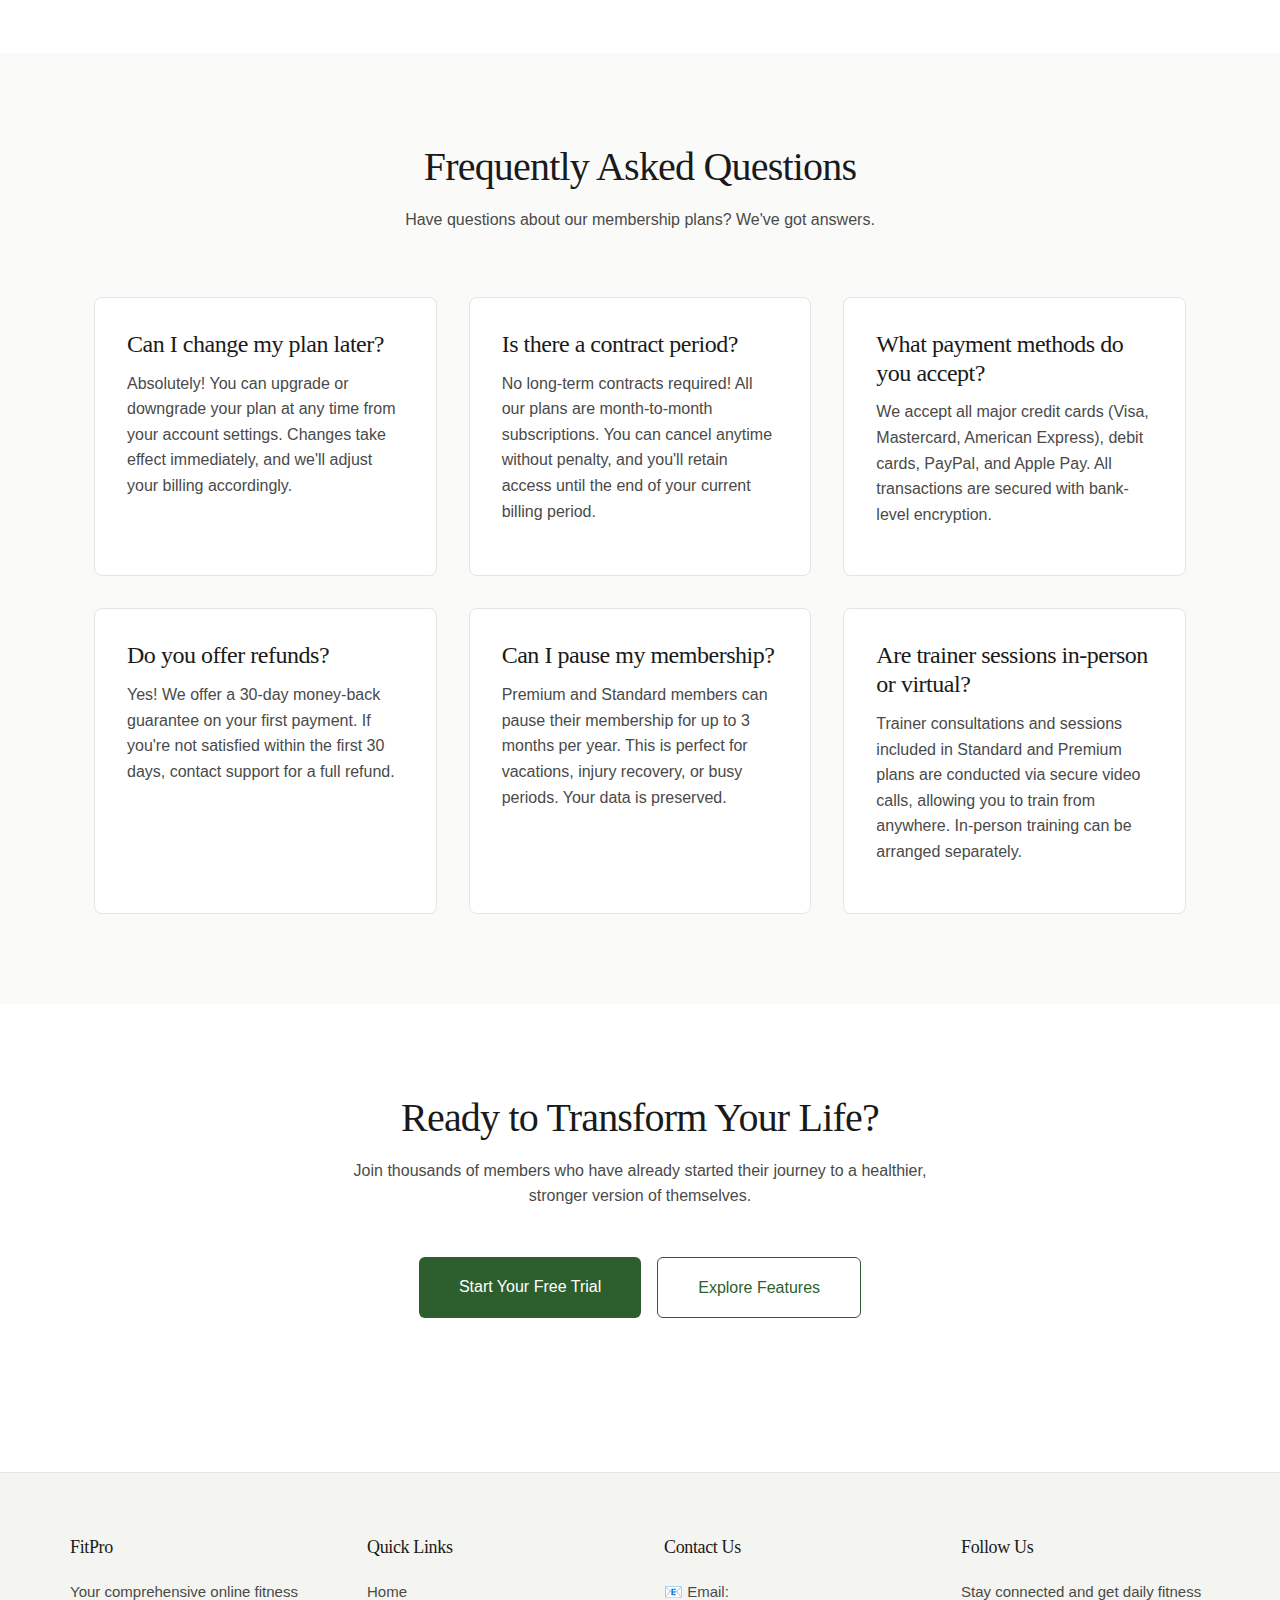
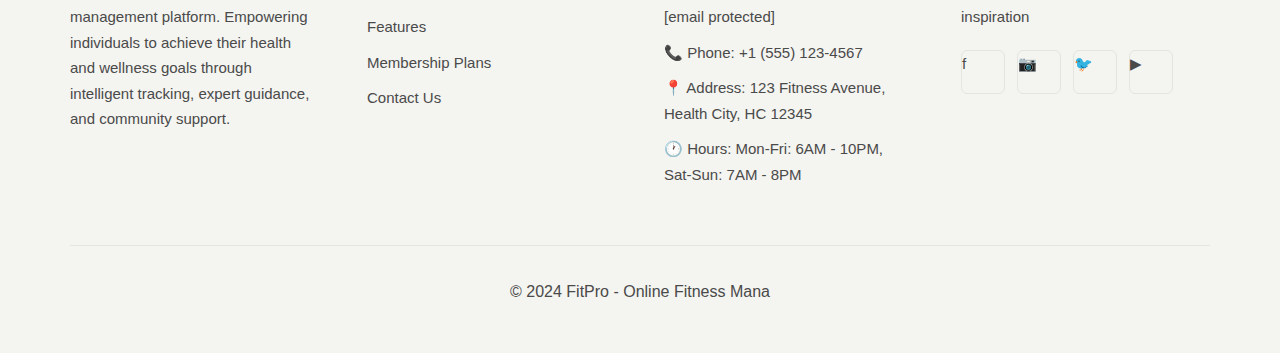
<file: membership.html>
<!DOCTYPE html>
<html lang="en">
<head>
    <meta charset="UTF-8">
    <meta name="viewport" content="width=device-width, initial-scale=1.0">
    <meta name="description" content="Choose the perfect FitPro membership plan for your fitness journey">
    <title>Membership Plans - FitPro Fitness Management</title>
    
    <!-- Stylesheet -->
    <link rel="stylesheet" href="style.css">
</head>
<body>
    <!-- ================================
         NAVIGATION BAR
         ================================ -->
    <nav>
        <div class="container">
            <a href="index.html" class="logo">FitPro</a>
            <ul class="nav-links">
                <li><a href="index.html">Home</a></li>
                <li><a href="features.html">Features</a></li>
                <li><a href="membership.html" class="active">Membership</a></li>
                <li><a href="contact.html">Contact</a></li>
            </ul>
        </div>
    </nav>

    <!-- ================================
         HERO SECTION
         ================================ -->
    <section class="hero">
        <div class="hero-content">
            <h1>Choose Your Path<br>To Transformation</h1>
            <p class="hero-tagline">
                Select the membership plan that best fits your lifestyle and goals. All plans include 
                full access to our platform, with additional benefits for Standard and Premium members.
            </p>
        </div>
    </section>

    <!-- ================================
         PRICING SECTION
         ================================ -->
    <section class="overview">
        <div class="container">
            <div class="section-header">
                <h2>Membership Plans</h2>
                <p class="section-subtitle">
                    Flexible plans designed to support every fitness journey. Start with Basic and upgrade 
                    anytime as your needs evolve.
                </p>
            </div>
            
            <div class="pricing-grid">
                <!-- Basic Plan -->
                <div class="pricing-card">
                    <h3>Basic</h3>
                    <div class="pricing-price">
                        <span class="currency">$</span>
                        <span class="amount">19</span>
                        <span class="period">/month</span>
                    </div>
                    <p>Perfect for getting started on your fitness journey</p>
                    
                    <ul class="pricing-features">
                        <li>Access to workout tracking system</li>
                        <li>Basic exercise library (500+ exercises)</li>
                        <li>Calorie and macro tracking</li>
                        <li>Progress tracking and reports</li>
                        <li>Mobile app access</li>
                        <li>Community forum access</li>
                        <li>Weekly fitness tips newsletter</li>
                        <li>Basic goal setting tools</li>
                    </ul>
                    
                    <a href="contact.html" class="btn btn-secondary">Get Started</a>
                </div>

                <!-- Standard Plan - Featured -->
                <div class="pricing-card featured">
                    <span class="pricing-badge">MOST POPULAR</span>
                    <h3>Standard</h3>
                    <div class="pricing-price">
                        <span class="currency">$</span>
                        <span class="amount">39</span>
                        <span class="period">/month</span>
                    </div>
                    <p>Ideal for serious fitness enthusiasts seeking results</p>
                    
                    <ul class="pricing-features">
                        <li>Everything in Basic, plus:</li>
                        <li>Full exercise library (1000+ exercises)</li>
                        <li>Personalized meal plans</li>
                        <li>AI-powered workout recommendations</li>
                        <li>Advanced progress analytics</li>
                        <li>Video tutorials and form checks</li>
                        <li>Monthly trainer consultation (30 min)</li>
                        <li>Custom workout program builder</li>
                        <li>Nutrition coaching resources</li>
                        <li>Priority customer support</li>
                    </ul>
                    
                    <a href="contact.html" class="btn btn-primary">Get Started</a>
                </div>

                <!-- Premium Plan -->
                <div class="pricing-card">
                    <span class="pricing-badge">BEST VALUE</span>
                    <h3>Premium</h3>
                    <div class="pricing-price">
                        <span class="currency">$</span>
                        <span class="amount">69</span>
                        <span class="period">/month</span>
                    </div>
                    <p>Ultimate package for complete fitness transformation</p>
                    
                    <ul class="pricing-features">
                        <li>Everything in Standard, plus:</li>
                        <li>Unlimited trainer consultations</li>
                        <li>Weekly 1-on-1 video sessions</li>
                        <li>Personalized training program</li>
                        <li>Custom nutrition plan by dietitian</li>
                        <li>Injury prevention assessments</li>
                        <li>Advanced body composition analysis</li>
                        <li>Supplement recommendations</li>
                        <li>24/7 priority support</li>
                        <li>Exclusive premium community</li>
                        <li>Early access to new features</li>
                        <li>Free fitness merchandise</li>
                    </ul>
                    
                    <a href="contact.html" class="btn btn-primary">Get Started</a>
                </div>
            </div>
        </div>
    </section>

    <!-- ================================
         COMPARISON SECTION
         ================================ -->
    <section class="overview">
        <div class="container">
            <div class="section-header">
                <h2>Why Invest in Your Health?</h2>
                <p class="section-subtitle">
                    Our members achieve remarkable results because we provide the tools, support, 
                    and accountability needed for lasting transformation.
                </p>
            </div>
            
            <div class="overview-grid">
                <!-- Benefit 1 -->
                <div class="overview-card">
                    <span class="overview-icon">💰</span>
                    <h3>No Hidden Fees</h3>
                    <p>
                        What you see is what you get. All our pricing is transparent with no surprise 
                        charges, setup fees, or cancellation penalties. Cancel anytime with just one click.
                    </p>
                </div>

                <!-- Benefit 2 -->
                <div class="overview-card">
                    <span class="overview-icon">🔄</span>
                    <h3>Flexible Upgrades</h3>
                    <p>
                        Start with any plan and upgrade anytime as your needs grow. When you upgrade, 
                        you'll only pay the prorated difference for the remainder of your billing cycle.
                    </p>
                </div>

                <!-- Benefit 3 -->
                <div class="overview-card">
                    <span class="overview-icon">🎁</span>
                    <h3>Money-Back Guarantee</h3>
                    <p>
                        Try FitPro risk-free with our 30-day money-back guarantee. If you're not completely 
                        satisfied with your results, we'll refund your first month's payment, no questions asked.
                    </p>
                </div>

                <!-- Benefit 4 -->
                <div class="overview-card">
                    <span class="overview-icon">👥</span>
                    <h3>Family Discounts</h3>
                    <p>
                        Get fit together and save more! Add family members to your plan and receive up to 
                        25% discount. Each family member gets their own personalized dashboard and tracking.
                    </p>
                </div>

                <!-- Benefit 5 -->
                <div class="overview-card">
                    <span class="overview-icon">🏢</span>
                    <h3>Corporate Wellness</h3>
                    <p>
                        Special pricing available for companies looking to invest in employee health. 
                        Contact us for custom enterprise solutions with dedicated account management.
                    </p>
                </div>

                <!-- Benefit 6 -->
                <div class="overview-card">
                    <span class="overview-icon">🎓</span>
                    <h3>Student Discount</h3>
                    <p>
                        Students get 20% off any membership plan with valid student ID. Because we believe 
                        building healthy habits early creates a foundation for lifelong wellness.
                    </p>
                </div>
            </div>
        </div>
    </section>

    <!-- ================================
         FAQ SECTION
         ================================ -->
    <section class="overview">
        <div class="container">
            <div class="section-header">
                <h2>Frequently Asked Questions</h2>
                <p class="section-subtitle">
                    Have questions about our membership plans? We've got answers.
                </p>
            </div>
            
            <div class="overview-grid">
                <!-- FAQ 1 -->
                <div class="overview-card">
                    <h3>Can I change my plan later?</h3>
                    <p>
                        Absolutely! You can upgrade or downgrade your plan at any time from your account 
                        settings. Changes take effect immediately, and we'll adjust your billing accordingly.
                    </p>
                </div>

                <!-- FAQ 2 -->
                <div class="overview-card">
                    <h3>Is there a contract period?</h3>
                    <p>
                        No long-term contracts required! All our plans are month-to-month subscriptions. 
                        You can cancel anytime without penalty, and you'll retain access until the end of 
                        your current billing period.
                    </p>
                </div>

                <!-- FAQ 3 -->
                <div class="overview-card">
                    <h3>What payment methods do you accept?</h3>
                    <p>
                        We accept all major credit cards (Visa, Mastercard, American Express), debit cards, 
                        PayPal, and Apple Pay. All transactions are secured with bank-level encryption.
                    </p>
                </div>

                <!-- FAQ 4 -->
                <div class="overview-card">
                    <h3>Do you offer refunds?</h3>
                    <p>
                        Yes! We offer a 30-day money-back guarantee on your first payment. If you're not 
                        satisfied within the first 30 days, contact support for a full refund.
                    </p>
                </div>

                <!-- FAQ 5 -->
                <div class="overview-card">
                    <h3>Can I pause my membership?</h3>
                    <p>
                        Premium and Standard members can pause their membership for up to 3 months per year. 
                        This is perfect for vacations, injury recovery, or busy periods. Your data is preserved.
                    </p>
                </div>

                <!-- FAQ 6 -->
                <div class="overview-card">
                    <h3>Are trainer sessions in-person or virtual?</h3>
                    <p>
                        Trainer consultations and sessions included in Standard and Premium plans are conducted 
                        via secure video calls, allowing you to train from anywhere. In-person training can 
                        be arranged separately.
                    </p>
                </div>
            </div>
        </div>
    </section>

    <!-- ================================
         CALL TO ACTION SECTION
         ================================ -->
    <section class="overview">
        <div class="container">
            <div class="section-header">
                <h2>Ready to Transform Your Life?</h2>
                <p class="section-subtitle">
                    Join thousands of members who have already started their journey to a healthier, 
                    stronger version of themselves.
                </p>
                <div class="hero-buttons mt-4">
                    <a href="contact.html" class="btn btn-primary btn-large">Start Your Free Trial</a>
                    <a href="features.html" class="btn btn-secondary btn-large">Explore Features</a>
                </div>
            </div>
        </div>
    </section>

    <!-- ================================
         FOOTER
         ================================ -->
    <footer>
        <div class="footer-content">
            <!-- About Section -->
            <div class="footer-section">
                <h3>FitPro</h3>
                <p>
                    Your comprehensive online fitness management platform. Empowering individuals 
                    to achieve their health and wellness goals through intelligent tracking, 
                    expert guidance, and community support.
                </p>
            </div>

            <!-- Quick Links -->
            <div class="footer-section">
                <h3>Quick Links</h3>
                <a href="index.html">Home</a>
                <a href="features.html">Features</a>
                <a href="membership.html">Membership Plans</a>
                <a href="contact.html">Contact Us</a>
            </div>

            <!-- Contact Information -->
            <div class="footer-section">
                <h3>Contact Us</h3>
                <p>📧 Email: <a href="/cdn-cgi/l/email-protection" class="__cf_email__" data-cfemail="0e7d7b7e7e617c7a4e68677a7e7c61206d6163">[email&#160;protected]</a></p>
                <p>📞 Phone: +1 (555) 123-4567</p>
                <p>📍 Address: 123 Fitness Avenue, Health City, HC 12345</p>
                <p>🕐 Hours: Mon-Fri: 6AM - 10PM, Sat-Sun: 7AM - 8PM</p>
            </div>

            <!-- Social Media -->
            <div class="footer-section">
                <h3>Follow Us</h3>
                <p>Stay connected and get daily fitness inspiration</p>
                <div class="social-links">
                    <a href="#" class="social-link" title="Facebook">f</a>
                    <a href="#" class="social-link" title="Instagram">📷</a>
                    <a href="#" class="social-link" title="Twitter">🐦</a>
                    <a href="#" class="social-link" title="YouTube">▶</a>
                </div>
            </div>
        </div>

        <div class="footer-bottom">
            <p>&copy; 2024 FitPro - Online Fitness Mana
</file>
<file: style.css>
/* ============================================
   ONLINE FITNESS MANAGEMENT SYSTEM - STYLESHEET
   Clean, Minimal Design with Natural Aesthetics
   ============================================ */

/* CSS Variables for Consistent Theming */
:root {
    /* Color Palette - Calm & Professional */
    --primary-color: #2c5f2d;
    --primary-light: #97c88e;
    --accent-color: #e97451;
    --bg-main: #fafaf9;
    --bg-white: #ffffff;
    --bg-subtle: #f4f4f0;
    --text-dark: #1a1a1a;
    --text-body: #4a4a4a;
    --text-light: #757575;
    --border-color: #e5e5e0;
    
    /* Typography */
    --font-display: 'Georgia', 'Times New Roman', serif;
    --font-body: -apple-system, BlinkMacSystemFont, 'Segoe UI', sans-serif;
    
    /* Spacing */
    --container-max: 1140px;
    --section-padding: 90px 24px;
    
    /* Transitions */
    --transition: 0.25s ease;
}

/* ============================================
   GLOBAL RESET & BASE STYLES
   ============================================ */

* {
    margin: 0;
    padding: 0;
    box-sizing: border-box;
}

html {
    scroll-behavior: smooth;
}

body {
    font-family: var(--font-body);
    background-color: var(--bg-main);
    color: var(--text-body);
    line-height: 1.7;
    overflow-x: hidden;
    -webkit-font-smoothing: antialiased;
}

/* ============================================
   TYPOGRAPHY
   ============================================ */

h1, h2, h3, h4, h5, h6 {
    font-family: var(--font-display);
    font-weight: 400;
    line-height: 1.2;
    color: var(--text-dark);
    letter-spacing: -0.02em;
}

h1 {
    font-size: clamp(2.5rem, 5vw, 3.75rem);
}

h2 {
    font-size: clamp(1.875rem, 4vw, 2.5rem);
    margin-bottom: 1rem;
}

h3 {
    font-size: clamp(1.25rem, 3vw, 1.5rem);
    font-weight: 500;
}

p {
    font-size: 1rem;
    color: var(--text-body);
    margin-bottom: 1rem;
}

/* ============================================
   NAVIGATION BAR
   ============================================ */

nav {
    position: fixed;
    top: 0;
    width: 100%;
    background: rgba(255, 255, 255, 0.95);
    backdrop-filter: blur(8px);
    z-index: 1000;
    padding: 1.25rem 0;
    border-bottom: 1px solid var(--border-color);
    transition: var(--transition);
}

nav .container {
    max-width: var(--container-max);
    margin: 0 auto;
    padding: 0 24px;
    display: flex;
    justify-content: space-between;
    align-items: center;
}

.logo {
    font-size: 1.5rem;
    font-weight: 600;
    font-family: var(--font-body);
    color: var(--text-dark);
    text-decoration: none;
    letter-spacing: -0.02em;
}

.nav-links {
    display: flex;
    list-style: none;
    gap: 2.5rem;
}

.nav-links a {
    color: var(--text-body);
    text-decoration: none;
    font-weight: 400;
    font-size: 0.9375rem;
    position: relative;
    transition: var(--transition);
}

.nav-links a::after {
    content: '';
    position: absolute;
    bottom: -4px;
    left: 0;
    width: 0;
    height: 1px;
    background: var(--primary-color);
    transition: var(--transition);
}

.nav-links a:hover {
    color: var(--primary-color);
}

.nav-links a:hover::after {
    width: 100%;
}

.nav-links a.active {
    color: var(--primary-color);
}

.nav-links a.active::after {
    width: 100%;
}

/* ============================================
   BUTTONS
   ============================================ */

.btn {
    display: inline-block;
    padding: 14px 32px;
    font-size: 0.9375rem;
    font-weight: 500;
    text-decoration: none;
    border-radius: 6px;
    transition: var(--transition);
    border: none;
    cursor: pointer;
    font-family: var(--font-body);
}

.btn-primary {
    background: var(--primary-color);
    color: white;
}

.btn-primary:hover {
    background: #234a24;
    transform: translateY(-1px);
}

.btn-secondary {
    background: transparent;
    color: var(--primary-color);
    border: 1.5px solid var(--primary-color);
}

.btn-secondary:hover {
    background: var(--primary-color);
    color: white;
    transform: translateY(-1px);
}

.btn-large {
    padding: 16px 40px;
    font-size: 1rem;
}

/* ============================================
   HERO SECTION
   ============================================ */

.hero {
    min-height: 85vh;
    display: flex;
    align-items: center;
    justify-content: center;
    padding: var(--section-padding);
    padding-top: 140px;
    background: var(--bg-white);
    position: relative;
}

.hero::before {
    content: '';
    position: absolute;
    top: 0;
    right: 0;
    width: 40%;
    height: 100%;
    background: var(--bg-subtle);
    z-index: 0;
}

.hero-content {
    max-width: var(--container-max);
    text-align: center;
    position: relative;
    z-index: 1;
}

.hero h1 {
    margin-bottom: 1.5rem;
    line-height: 1.1;
}

.hero-tagline {
    font-size: clamp(1rem, 2vw, 1.125rem);
    color: var(--text-body);
    margin-bottom: 2.5rem;
    max-width: 640px;
    margin-left: auto;
    margin-right: auto;
    line-height: 1.6;
}

.hero-buttons {
    display: flex;
    gap: 1rem;
    justify-content: center;
    flex-wrap: wrap;
}

/* ============================================
   SECTION CONTAINERS
   ============================================ */

.container {
    max-width: var(--container-max);
    margin: 0 auto;
    padding: 0 24px;
}

section {
    padding: var(--section-padding);
}

.section-header {
    text-align: center;
    margin-bottom: 4rem;
}

.section-header h2 {
    margin-bottom: 1rem;
}

.section-subtitle {
    font-size: 1rem;
    color: var(--text-body);
    max-width: 600px;
    margin: 0 auto;
    line-height: 1.6;
}

/* ============================================
   OVERVIEW SECTION
   ============================================ */

.overview {
    background: var(--bg-white);
}

.overview:nth-of-type(even) {
    background: var(--bg-main);
}

.overview-grid {
    display: grid;
    grid-template-columns: repeat(auto-fit, minmax(300px, 1fr));
    gap: 2rem;
    margin-top: 3rem;
}

.overview-card {
    background: var(--bg-white);
    border: 1px solid var(--border-color);
    border-radius: 8px;
    padding: 2rem;
    transition: var(--transition);
}

.overview-card:hover {
    transform: translateY(-4px);
    box-shadow: 0 8px 24px rgba(0, 0, 0, 0.06);
}

.overview-icon {
    font-size: 2.5rem;
    margin-bottom: 1.25rem;
    display: block;
}

.overview-card h3 {
    margin-bottom: 0.75rem;
    color: var(--text-dark);
}

.overview-card p {
    color: var(--text-body);
    line-height: 1.6;
}

/* ============================================
   FEATURES PAGE - CARDS LAYOUT
   ============================================ */

.features-grid {
    display: grid;
    grid-template-columns: repeat(auto-fit, minmax(320px, 1fr));
    gap: 2rem;
}

.feature-card {
    background: var(--bg-white);
    border-radius: 8px;
    padding: 2.5rem;
    border: 1px solid var(--border-color);
    transition: var(--transition);
}

.feature-card:hover {
    transform: translateY(-4px);
    box-shadow: 0 8px 24px rgba(0, 0, 0, 0.08);
    border-color: var(--primary-light);
}

.feature-icon {
    width: 64px;
    height: 64px;
    background: var(--bg-subtle);
    border-radius: 8px;
    display: flex;
    align-items: center;
    justify-content: center;
    font-size: 2rem;
    margin-bottom: 1.5rem;
}

.feature-card h3 {
    margin-bottom: 0.75rem;
    color: var(--text-dark);
}

.feature-card p {
    color: var(--text-body);
    line-height: 1.7;
    margin-bottom: 1.5rem;
}

.feature-list {
    list-style: none;
    margin-top: 1.5rem;
}

.feature-list li {
    padding: 0.625rem 0;
    color: var(--text-body);
    display: flex;
    align-items: flex-start;
    gap: 0.75rem;
    font-size: 0.9375rem;
}

.feature-list li::before {
    content: '✓';
    color: var(--primary-color);
    font-weight: 600;
    flex-shrink: 0;
    margin-top: 2px;
}

/* ============================================
   MEMBERSHIP / PRICING SECTION
   ============================================ */

.pricing-grid {
    display: grid;
    grid-template-columns: repeat(auto-fit, minmax(300px, 1fr));
    gap: 2rem;
    margin-top: 3rem;
}

.pricing-card {
    background: var(--bg-white);
    border-radius: 8px;
    padding: 2.5rem;
    border: 1px solid var(--border-color);
    transition: var(--transition);
    display: flex;
    flex-direction: column;
}

.pricing-card:hover {
    transform: translateY(-4px);
    box-shadow: 0 8px 24px rgba(0, 0, 0, 0.08);
}

.pricing-card.featured {
    border: 2px solid var(--primary-color);
    position: relative;
}

.pricing-badge {
    display: inline-block;
    background: var(--accent-color);
    color: white;
    padding: 0.375rem 1rem;
    border-radius: 4px;
    font-size: 0.75rem;
    font-weight: 600;
    text-transform: uppercase;
    letter-spacing: 0.05em;
    margin-bottom: 1.25rem;
    width: fit-content;
}

.pricing-card h3 {
    font-size: 1.5rem;
    margin-bottom: 0.75rem;
    font-weight: 500;
}

.pricing-price {
    display: flex;
    align-items: baseline;
    margin-bottom: 1.5rem;
}

.pricing-price .currency {
    font-size: 1.5rem;
    color: var(--text-body);
    margin-right: 0.25rem;
}

.pricing-price .amount {
    font-size: 3rem;
    font-weight: 400;
    font-family: var(--font-display);
    color: var(--text-dark);
    line-height: 1;
}

.pricing-price .period {
    font-size: 1rem;
    color: var(--text-light);
    margin-left: 0.5rem;
}

.pricing-features {
    list-style: none;
    margin-bottom: 2rem;
    flex-grow: 1;
}

.pricing-features li {
    padding: 0.75rem 0;
    color: var(--text-body);
    border-bottom: 1px solid var(--border-color);
    display: flex;
    align-items: flex-start;
    gap: 0.75rem;
    font-size: 0.9375rem;
}

.pricing-features li:last-child {
    border-bottom: none;
}

.pricing-features li::before {
    content: '✓';
    color: var(--primary-color);
    font-weight: 600;
    flex-shrink: 0;
    margin-top: 2px;
}

.pricing-card .btn {
    margin-top: auto;
    width: 100%;
    text-align: center;
}

/* ============================================
   CONTACT FORM
   ============================================ */

.contact-wrapper {
    display: grid;
    grid-template-columns: 1fr 1fr;
    gap: 4rem;
    margin-top: 3rem;
}

.contact-info {
    display: flex;
    flex-direction: column;
    gap: 1.5rem;
}

.contact-info h3 {
    margin-bottom: 1rem;
}

.info-item {
    display: flex;
    align-items: flex-start;
    gap: 1.25rem;
    padding: 1.25rem;
    background: var(--bg-white);
    border-radius: 8px;
    border: 1px solid var(--border-color);
    transition: var(--transition);
}

.info-item:hover {
    border-color: var(--primary-light);
    transform: translateX(4px);
}

.info-icon {
    width: 44px;
    height: 44px;
    background: var(--bg-subtle);
    border-radius: 6px;
    display: flex;
    align-items: center;
    justify-content: center;
    font-size: 1.25rem;
    flex-shrink: 0;
}

.info-content h4 {
    margin-bottom: 0.375rem;
    color: var(--text-dark);
    font-size: 1rem;
    font-weight: 500;
}

.info-content p {
    color: var(--text-body);
    margin: 0;
    font-size: 0.9375rem;
}

.contact-form {
    background: var(--bg-white);
    padding: 2.5rem;
    border-radius: 8px;
    border: 1px solid var(--border-color);
}

.form-group {
    margin-bottom: 1.5rem;
}

.form-group label {
    display: block;
    margin-bottom: 0.5rem;
    color: var(--text-dark);
    font-weight: 500;
    font-size: 0.9375rem;
}

.form-group input,
.form-group textarea {
    width: 100%;
    padding: 0.875rem 1rem;
    background: var(--bg-main);
    border: 1px solid var(--border-color);
    border-radius: 6px;
    color: var(--text-dark);
    font-size: 0.9375rem;
    font-family: var(--font-body);
    transition: var(--transition);
}

.form-group input:focus,
.form-group textarea:focus {
    outline: none;
    border-color: var(--primary-color);
    background: var(--bg-white);
}

.form-group textarea {
    resize: vertical;
    min-height: 140px;
}

.form-group input::placeholder,
.form-group textarea::placeholder {
    color: var(--text-light);
}

/* Social Media Links */
.social-links {
    display: flex;
    gap: 0.75rem;
    margin-top: 1.25rem;
}

.social-link {
    width: 44px;
    height: 44px;
    background: var(--bg-subtle);
    border: 1px solid var(--border-color);
    border-radius: 6px;
    display: flex;
    align-items: center;
    justify-content: center;
    color: var(--text-body);
    text-decoration: none;
    font-size: 1.25rem;
    transition: var(--transition);
}

.social-link:hover {
    background: var(--primary-color);
    color: white;
    border-color: var(--primary-color);
    transform: translateY(-2px);
}

/* ============================================
   FOOTER
   ============================================ */

footer {
    background: var(--bg-subtle);
    padding: 4rem 24px 2rem;
    border-top: 1px solid var(--border-color);
}

.footer-content {
    max-width: var(--container-max);
    margin: 0 auto;
    display: grid;
    grid-template-columns: repeat(auto-fit, minmax(240px, 1fr));
    gap: 3rem;
    margin-bottom: 3rem;
}

.footer-section h3 {
    margin-bottom: 1.25rem;
    font-size: 1.125rem;
    font-weight: 500;
}

.footer-section p,
.footer-section a {
    color: var(--text-body);
    text-decoration: none;
    display: block;
    margin-bottom: 0.625rem;
    transition: var(--transition);
    font-size: 0.9375rem;
}

.footer-section a:hover {
    color: var(--primary-color);
}

.footer-bottom {
    max-width: var(--container-max);
    margin: 0 auto;
    padding-top: 2rem;
    border-top: 1px solid var(--border-color);
    text-align: center;
    color: var(--text-light);
    font-size: 0.875rem;
}

/* ============================================
   RESPONSIVE DESIGN
   ============================================ */

@media (max-width: 768px) {
    /* Navigation - Mobile Menu */
    .nav-links {
        flex-direction: column;
        position: fixed;
        top: 70px;
        right: -100%;
        background: rgba(255, 255, 255, 0.98);
        backdrop-filter: blur(8px);
        width: 70%;
        height: calc(100vh - 70px);
        padding: 2rem;
        gap: 1.5rem;
        transition: var(--transition);
        border-left: 1px solid var(--border-color);
    }
    
    /* Hero Section */
    .hero {
        min-height: 75vh;
        padding-top: 120px;
    }

    .hero::before {
        width: 100%;
        height: 40%;
        top: auto;
        bottom: 0;
    }
    
    .hero-buttons {
        flex-direction: column;
        align-items: center;
    }
    
    .hero-buttons .btn {
        width: 100%;
        max-width: 280px;
    }
    
    /* Contact Wrapper */
    .contact-wrapper {
        grid-template-columns: 1fr;
        gap: 2.5rem;
    }
    
    /* Footer */
    .footer-content {
        grid-template-columns: 1fr;
        gap: 2rem;
    }
    
    /* Pricing Cards */
    .pricing-card.featured {
        transform: scale(1);
    }
    
    /* Section Padding */
    section {
        padding: 60px 24px;
    }
}

@media (max-width: 480px) {
    /* Typography */
    h1 {
        font-size: 2rem;
    }
    
    h2 {
        font-size: 1.625rem;
    }
    
    /* Buttons */
    .btn {
        padding: 12px 28px;
        font-size: 0.9375rem;
    }
    
    /* Cards */
    .feature-card,
    .pricing-card,
    .contact-form {
        padding: 1.75rem;
    }
    
    /* Form */
    .form-group input,
    .form-group textarea {
        padding: 0.75rem;
    }

    /* Grid adjustments */
    .overview-grid,
    .features-grid,
    .pricing-grid {
        grid-template-columns: 1fr;
    }
}

/* ============================================
   UTILITY CLASSES
   ============================================ */

.text-center {
    text-align: center;
}

.mt-4 {
    margin-top: 3rem;
}

.mb-4 {
    margin-bottom: 3rem;
}

/* ============================================
   LOGIN PAGE STYLES
   ============================================ */

.login-section {
    min-height: 100vh;
    display: flex;
    align-items: center;
    justify-content: center;
    padding: 100px 24px 60px;
    background: var(--bg-main);
}

.login-container {
    max-width: 1000px;
    width: 100%;
    display: grid;
    grid-template-columns: 1fr 1fr;
    background: var(--bg-white);
    border-radius: 12px;
    overflow: hidden;
    border: 1px solid var(--border-color);
    box-shadow: 0 4px 24px rgba(0, 0, 0, 0.04);
}

.login-form-wrapper {
    padding: 3rem 2.5rem;
}

.login-header {
    margin-bottom: 2rem;
}

.login-header h1 {
    font-size: 2rem;
    margin-bottom: 0.5rem;
}

.login-header p {
    color: var(--text-body);
    font-size: 0.9375rem;
}

.login-form .form-group {
    margin-bottom: 1.5rem;
}

.form-options {
    display: flex;
    justify-content: space-between;
    align-items: center;
    margin-bottom: 1.5rem;
}

.checkbox-label {
    display: flex;
    align-items: center;
    gap: 0.5rem;
    cursor: pointer;
    font-size: 0.9375rem;
    color: var(--text-body);
}

.checkbox-label input[type="checkbox"] {
    width: 16px;
    height: 16px;
    cursor: pointer;
    accent-color: var(--primary-color);
}

.forgot-link {
    color: var(--primary-color);
    text-decoration: none;
    font-size: 0.9375rem;
    transition: var(--transition);
}

.forgot-link:hover {
    text-decoration: underline;
}

.btn-full {
    width: 100%;
    margin-bottom: 1.5rem;
}

.divider {
    position: relative;
    text-align: center;
    margin: 2rem 0;
}

.divider::before {
    content: '';
    position: absolute;
    top: 50%;
    left: 0;
    right: 0;
    height: 1px;
    background: var(--border-color);
}

.divider span {
    position: relative;
    background: var(--bg-white);
    padding: 0 1rem;
    color: var(--text-light);
    font-size: 0.875rem;
}

.social-login {
    display: grid;
    grid-template-columns: 1fr 1fr;
    gap: 1rem;
    margin-bottom: 2rem;
}

.social-btn {
    display: flex;
    align-items: center;
    justify-content: center;
    gap: 0.5rem;
    padding: 0.875rem;
    background: var(--bg-white);
    border: 1px solid var(--border-color);
    border-radius: 6px;
    font-size: 0.9375rem;
    font-weight: 500;
    color: var(--text-body);
    cursor: pointer;
    transition: var(--transition);
    font-family: var(--font-body);
}

.social-btn:hover {
    border-color: var(--primary-color);
    background: var(--bg-subtle);
}

.social-icon {
    width: 20px;
    height: 20px;
    display: flex;
    align-items: center;
    justify-content: center;
    font-weight: 600;
    font-size: 1rem;
}

.signup-text {
    text-align: center;
    color: var(--text-body);
    font-size: 0.9375rem;
}

.signup-link {
    color: var(--primary-color);
    text-decoration: none;
    font-weight: 500;
    transition: var(--transition);
}

.signup-link:hover {
    text-decoration: underline;
}

/* Login Info Panel */
.login-info {
    background: var(--bg-subtle);
    padding: 3rem 2.5rem;
    display: flex;
    flex-direction: column;
    justify-content: center;
}

.info-content h2 {
    font-size: 1.75rem;
    margin-bottom: 1rem;
}

.info-content > p {
    color: var(--text-body);
    margin-bottom: 2.5rem;
    line-height: 1.6;
}

.info-features {
    display: flex;
    flex-direction: column;
    gap: 1.5rem;
    margin-bottom: 2.5rem;
}

.info-feature-item {
    display: flex;
    align-items: flex-start;
    gap: 1rem;
}

.info-icon {
    font-size: 2rem;
    flex-shrink: 0;
}

.info-feature-item h4 {
    font-size: 1rem;
    font-weight: 500;
    margin-bottom: 0.25rem;
    color: var(--text-dark);
}

.info-feature-item p {
    font-size: 0.875rem;
    color: var(--text-body);
    margin: 0;
}

.trust-indicators {
    display: grid;
    grid-template-columns: repeat(3, 1fr);
    gap: 1.5rem;
    padding-top: 2rem;
    border-top: 1px solid var(--border-color);
}

.trust-item {
    text-align: center;
}

.trust-item strong {
    display: block;
    font-size: 1.5rem;
    font-family: var(--font-display);
    color: var(--text-dark);
    margin-bottom: 0.25rem;
    font-weight: 400;
}

.trust-item span {
    font-size: 0.8125rem;
    color: var(--text-body);
}

/* Login Footer */
.login-footer {
    background: var(--bg-white);
    padding: 2rem 24px;
    border-top: 1px solid var(--border-color);
}

.footer-links-minimal {
    display: flex;
    justify-content: center;
    gap: 2rem;
    margin-bottom: 1rem;
    flex-wrap: wrap;
}

.footer-links-minimal a {
    color: var(--text-body);
    text-decoration: none;
    font-size: 0.875rem;
    transition: var(--transition);
}

.footer-links-minimal a:hover {
    color: var(--primary-color);
}

.login-footer p {
    text-align: center;
    color: var(--text-light);
    font-size: 0.875rem;
    margin: 0;
}

/* Login Page Responsive */
@media (max-width: 768px) {
    .login-container {
        grid-template-columns: 1fr;
    }

    .login-info {
        order: -1;
        padding: 2rem 1.5rem;
    }

    .login-form-wrapper {
        padding: 2rem 1.5rem;
    }

    .trust-indicators {
        grid-template-columns: 1fr;
        gap: 1rem;
    }

    .social-login {
        grid-template-columns: 1fr;
    }

    .form-options {
        flex-direction: column;
        align-items: flex-start;
        gap: 0.75rem;
    }
}

@media (max-width: 480px) {
    .login-section {
        padding: 80px 16px 40px;
    }

    .login-form-wrapper {
        padding: 1.5rem 1.25rem;
    }

    .login-info {
        padding: 1.5rem 1.25rem;
    }

    .login-header h1 {
        font-size: 1.75rem;
    }

    .footer-links-minimal {
        flex-direction: column;
        gap: 0.75rem;
    }
}
</file>
